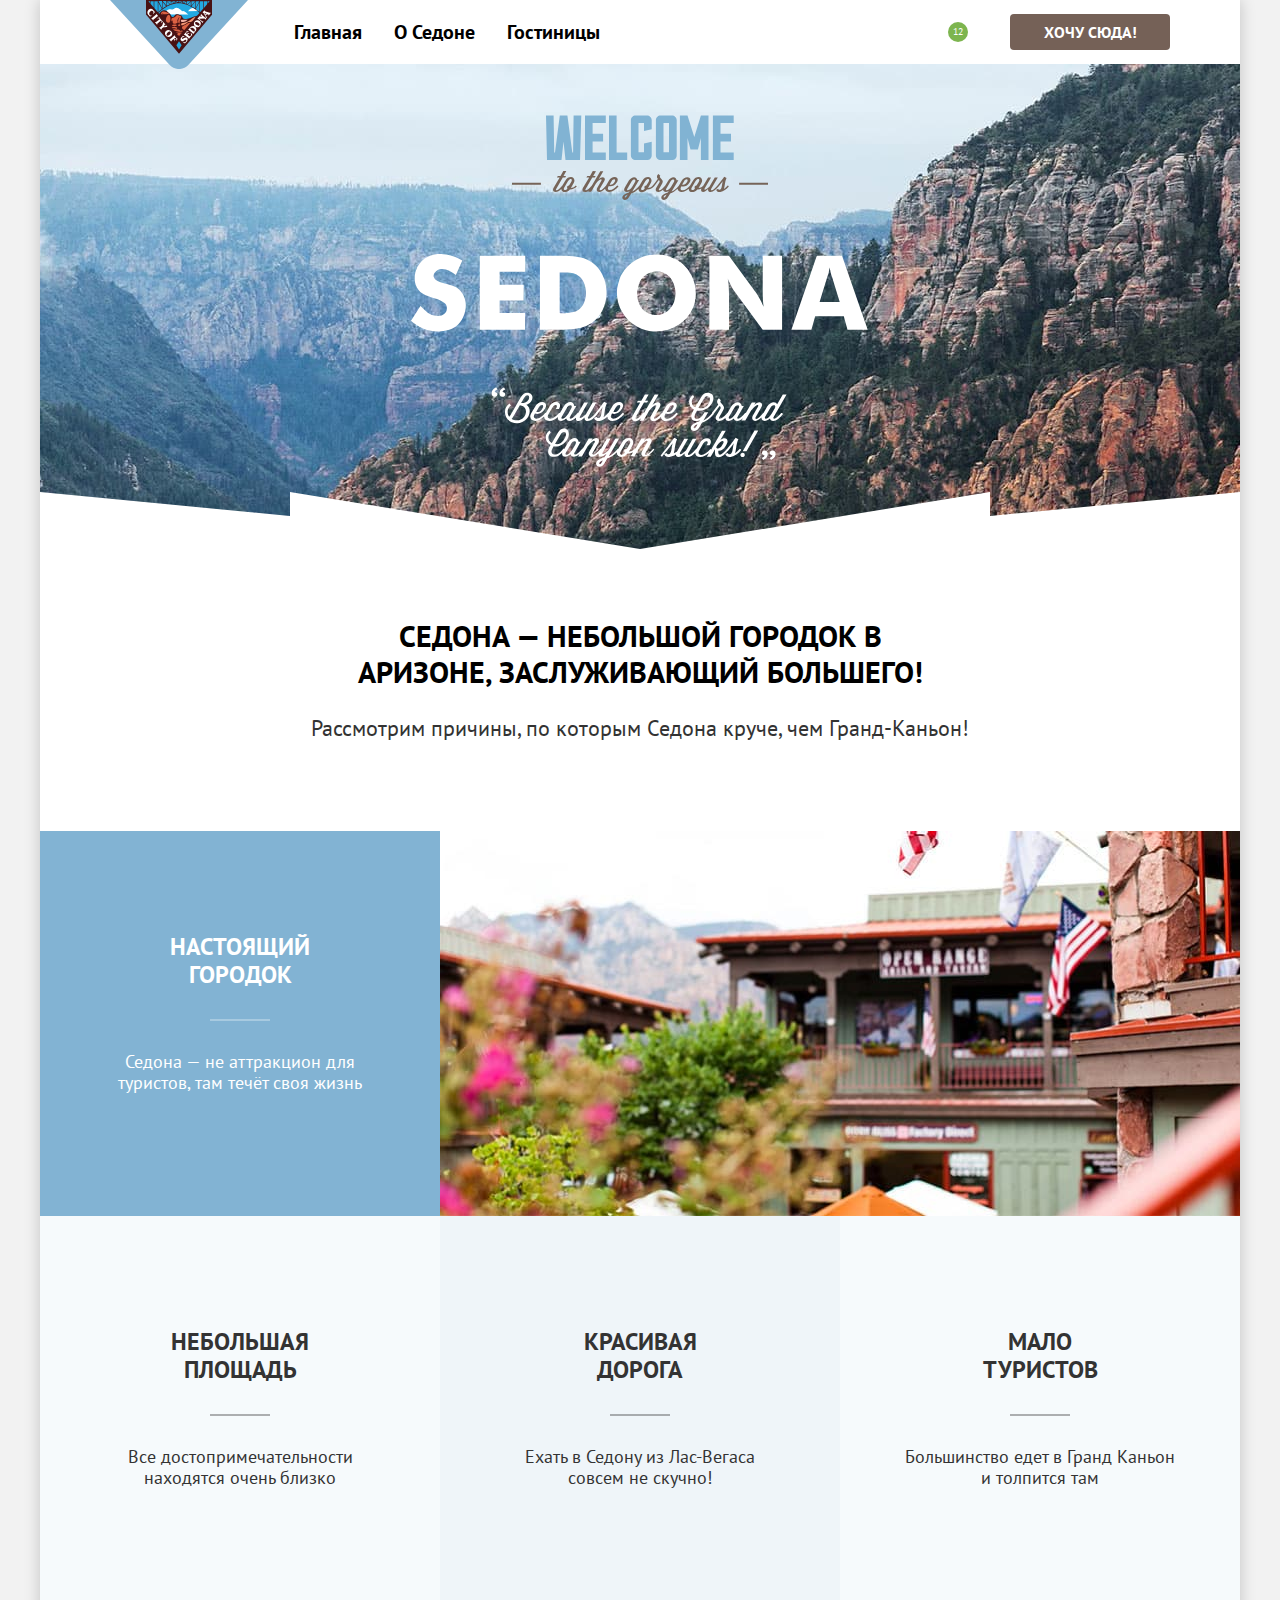
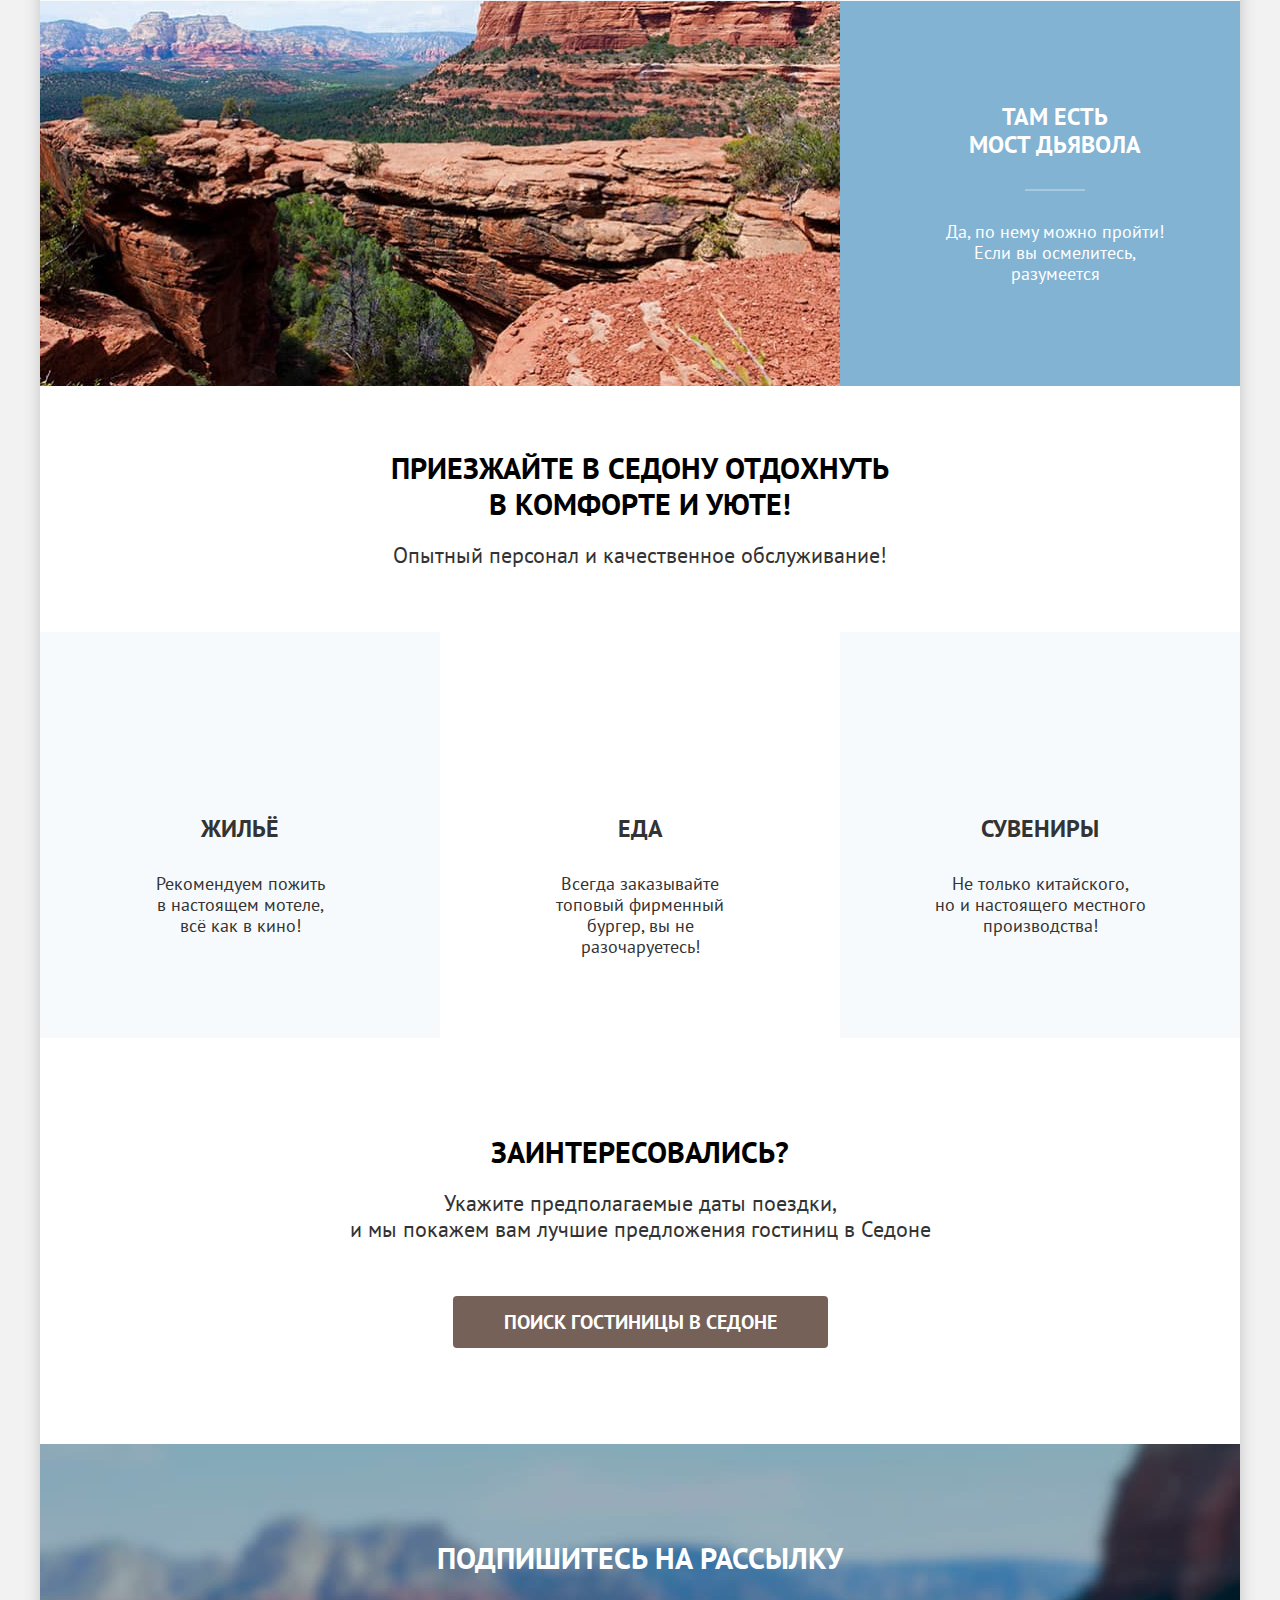
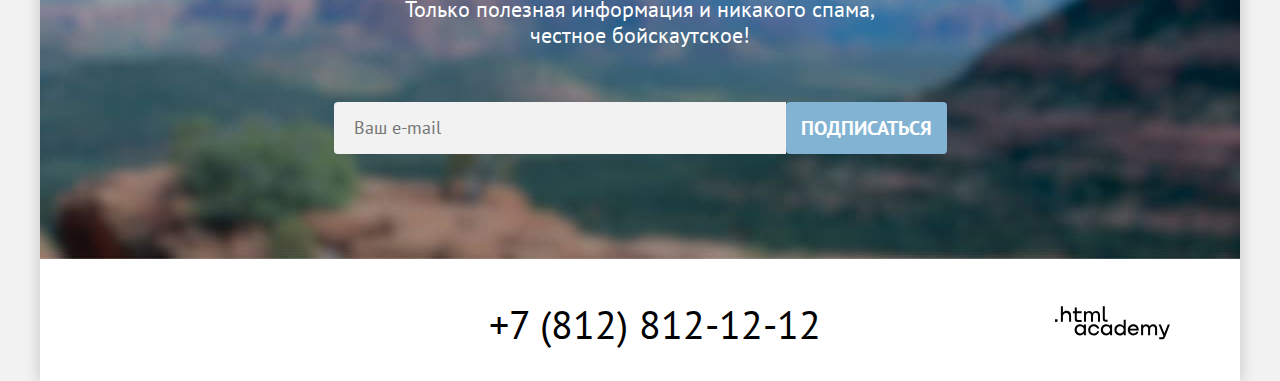
<file: index.html>
<!DOCTYPE html>
<html lang="ru">

  <head>
    <meta charset="utf-8">
    <title>HTML Academy: Седона</title>
    <link rel="stylesheet" href="styles/styles.css">
  </head>

  <body>
    <div class="container">
      <header class="page-header" data-test="header">
        <a class="navigation-link-logo" aria-current="page">
          <img class="navigation-link-img" src="images/logo.svg" width="138" height="64" alt="Логотип города Седона">
        </a>
        <nav class="navigation-menu">
          <ul class="navigation-list list-reset">
            <li class="navigation-item">
              <a class="navigation-link navigation-link-current">
                Главная
              </a>
            </li>
            <li class="navigation-item">
              <a class="navigation-link" href="#">
                О Седоне
              </a>
            </li>
            <li class="navigation-item">
              <a class="navigation-link" href="catalog.html">
                Гостиницы
              </a>
            </li>
          </ul>
        </nav>
        <ul class="user-navigation list-reset">
          <li class="user-navigation-item">
            <a class="user-navigation-link" href="#">
              <span class="visually-hidden">Поиск</span>
            </a>
          </li>
          <li class=" user-navigation-item">
            <a class="user-navigation-link" href="#">
              <span class="visually-hidden">В избранном</span>
              <span class="number-of-favorite">12</span>
              <span class="visually-hidden">отелей</span>
            </a>
          </li>
        </ul>
        <a class="user-navigation-link navigation-button" href="#">
          Хочу сюда!
        </a>
      </header>
      <main class="main-index main-container" data-test="main">
        <section class="hero" data-test="hero">
          <h1 class="visually-hidden">Сайт городка Седона</h1>
          <figure class="hero-figure">
            <img class="hero-img" src="images/welcome.svg" width="458" height="352"
              alt="Welcome to the gorgeous Sedona, because the Grand Canyon sucks!">
          </figure>
        </section>
        <section class="advantages" data-test="advantages">
          <h2 class="visually-hidden">
            Преимущества
          </h2>
          <p class="advantages-title">Седона — небольшой городок в Аризоне, заслуживающий большего!</p>
          <p class="advantages-text">Рассмотрим причины, по которым Седона круче, чем Гранд-Каньон!</p>
          <ul class="advantages-list list-reset">
            <li class="advantages-item advantages-item-medium advantages-big">
              <div class="advantages-item-wrap">
                <h3 class="advantages-item-title">Настоящий городок</h3>
                <p class="advantages-description">Седона — не аттракцион для туристов, там течёт своя жизнь</p>
              </div>
              <img src="images/advantages-photo-1.jpg" width="800" height="385" alt="Вид на горы">
            </li>
            <li class="advantages-item advantages-item-light">
              <div class="advantages-item-wrap">
                <h3 class="advantages-item-title">Небольшая площадь</h3>
                <p class="advantages-description">Все достопримечательности находятся очень близко</p>
              </div>
            </li>
            <li class="advantages-item">
              <div class="advantages-item-wrap">
                <h3 class="advantages-item-title">Красивая дорога</h3>
                <p class="advantages-description">Ехать в Седону из Лас-Вегаса совсем не скучно!</p>
              </div>
            </li>
            <li class="advantages-item advantages-item-light">
              <div class="advantages-item-wrap">
                <h3 class="advantages-item-title">Мало туристов</h3>
                <p class="advantages-description">Большинство едет в Гранд Каньон и толпится там</p>
              </div>
            </li>
            <li class="advantages-item advantages-item-medium advantages-reverse advantages-big">
              <div class="advantages-item-wrap">
                <h3 class="advantages-item-title">Там есть мост дьявола</h3>
                <p class="advantages-description">Да, по нему можно пройти! Если вы осмелитесь, разумеется</p>
              </div>
              <img src="images/advantages-photo-2.jpg" width="800" height="385" alt="Мост дьявола">
            </li>
          </ul>
        </section>
        <section class="services">
          <h2 class="visually-hidden">Сервис в Седоне</h2>
          <p class="services-title">Приезжайте в Седону отдохнуть <br>в комфорте и уюте!</p>
          <p class="services-text">Опытный персонал и качественное обслуживание!</p>
          <ul class="services-list list-reset">
            <li class="services-item item-light">
              <h3 class="services-item-title">
                Жильё
              </h3>
              <p class="services-description">Рекомендуем пожить <br>в настоящем мотеле, <br>всё как в кино!</p>
            </li>
            <li class="services-item">
              <h3 class="services-item-title">
                Еда
              </h3>
              <p class="services-description">Всегда заказывайте <br>топовый фирменный бургер, вы не разочаруетесь!
              </p>
            </li>
            <li class="services-item item-light">
              <h3 class="services-item-title">
                Сувениры
              </h3>
              <p class="services-description">Не только китайского, <br>но и настоящего местного производства!</p>
            </li>
          </ul>
        </section>
        <section class="booking" data-test="search">
          <h2 class="visually-hidden">Бронирование гостиницы</h2>
          <p class="booking-title">Заинтересовались?</p>
          <p class="booking-text">Укажите предполагаемые даты поездки,<br>и мы покажем вам лучшие предложения гостиниц в
            Седоне</p>
          <a class="booking-link" href="catalog.html">Поиск гостиницы в Седоне</a>
        </section>
        <section class="subscribe" data-test="subscribe">
          <h2 class="subscribe-title">Подпишитесь на рассылку</h2>
          <p class="subscribe-description">Только полезная информация и никакого спама, честное бойскаутское!</p>
          <form class="subscribe-form" action="https://echo.htmlacademy.ru/" method="post">
            <label class="visually-hidden" for="subscribe-email">Укажите ваш email</label>
            <input class="subscribe-email" type="email" name="subscribe-email" id="subscribe-email"
              placeholder="Ваш e-mail" required>
            <button class="button" type="submit">Подписаться</button>
          </form>
        </section>
      </main>
      <footer class="page-footer" data-test="footer">
        <h2 class="visually-hidden">Социальные сети</h2>
        <ul class="social-list list-reset">
          <li class="social-item">
            <a class="social-link" href="https://vk.com/htmlacademy">
              <span class="visually-hidden">ВКонтакте</span>
            </a>
          </li>
          <li class="social-item">
            <a class="social-link" href="https://t.me/htmlacademy ">
              <span class="visually-hidden">Телеграм</span>
            </a>
          </li>
          <li class="social-item">
            <a class="social-link" href="https://www.youtube.com/user/htmlacademyru">
              <span class="visually-hidden">Ютуб</span>
            </a>
          </li>
        </ul>
        <a class="contact-phone" href="tel:+78128121212">+7 (812) 812-12-12</a>
        <a class="developer-link" href="https://htmlacademy.ru/">
          <svg width="115" height="34" viewBox="0 0 115 34" fill="none" xmlns="http://www.w3.org/2000/svg">
            <path d="M0 13.2564V15.8564H2.5V13.2564H0Z" fill="black" />
            <path
              d="M11.6 4.85645C10 4.85645 8.8 5.55645 8 6.55645H7.9V0.356445H5.9V15.8564H7.9V10.5564C7.9 8.45645 9.2 6.95645 11.2 6.95645C13 6.95645 14.1 8.35645 14.1 10.1564V15.8564H16.1V9.75644C16.2 6.75644 14.3 4.85645 11.6 4.85645Z"
              fill="black" />
            <path
              d="M26.6 5.15645H21.8V1.45645H19.8V5.25645H17.9V7.25645H19.8V13.2564C19.8 14.9564 20.8 15.9564 22.5 15.9564H26.6V13.9564H22.9C22.2 13.9564 21.8 13.5564 21.8 12.8564V7.15645H26.6V5.15645Z"
              fill="black" />
            <path
              d="M41.1 4.95645C39.5 4.95645 38.2 5.75644 37.6 7.05645H37.5C36.9 5.85645 35.7 4.95645 34.1 4.95645C32.7 4.95645 31.6 5.75645 31 6.75645H30.9V5.15645H29V15.7564H31V10.3564C31 8.35645 32 6.85645 33.6 6.85645C35.1 6.85645 36 7.85645 36 9.45645V15.7564H38V10.1564C38 7.75645 39.4 6.85645 40.6 6.85645C42.1 6.85645 43 7.85645 43 9.45645V15.7564H45V9.25644C45.1 6.75644 43.6 4.95645 41.1 4.95645Z"
              fill="black" />
            <path
              d="M47.8 13.0564C47.8 14.7564 48.8 15.7564 50.6 15.7564H52.6V13.7564H50.9C50.2 13.7564 49.8 13.3564 49.8 12.6564V0.356445H47.8V13.0564Z"
              fill="black" />
            <path
              d="M28.9 20.0564C28 18.9564 26.7 18.2564 25 18.2564C21.9 18.2564 19.6 20.5564 19.6 23.8564C19.6 27.1564 21.9 29.4564 25 29.4564C26.8 29.4564 28 28.6564 28.8 27.5564H28.9V29.1564H30.9V18.5564H28.9V20.0564ZM25.3 27.4564C23.1 27.4564 21.7 25.8564 21.7 23.8564C21.7 21.8564 23.1 20.2564 25.3 20.2564C27.5 20.2564 28.9 21.8564 28.9 23.8564C28.9 25.7564 27.5 27.4564 25.3 27.4564Z"
              fill="black" />
            <path
              d="M44.2 22.3564C43.7 19.9564 41.6 18.2564 38.8 18.2564C35.4 18.2564 33.2 20.7564 33.2 23.8564C33.2 26.9564 35.4 29.4564 38.8 29.4564C41.6 29.4564 43.7 27.6564 44.2 25.2564H42.1C41.7 26.5564 40.4 27.5564 38.8 27.5564C36.6 27.5564 35.2 25.9564 35.2 23.9564C35.2 21.9564 36.6 20.3564 38.8 20.3564C40.4 20.3564 41.6 21.3564 42.1 22.5564H44.2V22.3564Z"
              fill="black" />
            <path
              d="M55.1 20.0564C54.2 18.9564 52.9 18.2564 51.2 18.2564C48.1 18.2564 45.8 20.5564 45.8 23.8564C45.8 27.1564 48.1 29.4564 51.2 29.4564C53 29.4564 54.2 28.6564 55 27.5564H55.1V29.1564H57.1V18.5564H55.1V20.0564ZM51.5 27.4564C49.3 27.4564 47.9 25.8564 47.9 23.8564C47.9 21.8564 49.3 20.2564 51.5 20.2564C53.7 20.2564 55.1 21.8564 55.1 23.8564C55.1 25.7564 53.6 27.4564 51.5 27.4564Z"
              fill="black" />
            <path
              d="M68.7 20.1564C67.8 19.0564 66.5 18.2564 64.8 18.2564C61.7 18.2564 59.4 20.5564 59.4 23.8564C59.4 27.1564 61.6 29.4564 64.8 29.4564C66.5 29.4564 67.8 28.6564 68.6 27.6564H68.7V29.1564H70.7V13.7564H68.7V20.1564ZM65.1 27.4564C62.9 27.4564 61.5 25.8564 61.5 23.8564C61.5 21.8564 62.9 20.2564 65.1 20.2564C67.3 20.2564 68.7 21.8564 68.7 23.8564C68.6 25.8564 67.2 27.4564 65.1 27.4564Z"
              fill="black" />
            <path
              d="M78.3 18.2564C75 18.2564 72.8 20.7564 72.8 23.8564C72.8 26.8564 74.9 29.4564 78.3 29.4564C80.8 29.4564 82.8 28.1564 83.5 25.8564H81.4C80.9 26.8564 79.8 27.4564 78.4 27.4564C76.5 27.4564 75.1 26.1564 75 24.5564H83.8C84 20.9564 81.8 18.2564 78.3 18.2564ZM78.3 20.1564C80 20.1564 81.3 21.1564 81.6 22.7564H75.1C75.4 21.2564 76.6 20.1564 78.3 20.1564Z"
              fill="black" />
            <path
              d="M98.2 18.2564C96.6 18.2564 95.3 19.0564 94.6 20.2564H94.5C93.9 19.0564 92.7 18.2564 91.1 18.2564C89.7 18.2564 88.6 18.9564 88 20.0564V18.5564H86.1V29.1564H88.1V23.7564C88.1 21.7564 89.1 20.3564 90.7 20.2564C92.2 20.2564 93.1 21.2564 93.1 22.8564V29.1564H95.1V23.5564C95.1 21.1564 96.5 20.2564 97.7 20.2564C99.2 20.2564 100.1 21.2564 100.1 22.8564V29.1564H102.1V22.6564C102.2 20.0564 100.7 18.2564 98.2 18.2564Z"
              fill="black" />
            <path
              d="M109.4 27.3564L105.8 18.4564H103.6L108.4 30.0564C108.1 30.9564 107.7 31.2564 106.7 31.2564H104.2V33.2564H106.7C108.5 33.2564 109.5 32.4564 110.2 30.6564L114.9 18.4564H112.8L109.4 27.3564Z"
              fill="black" />
          </svg>
        </a>
      </footer>
    </div>
  </body>

</html>
</file>
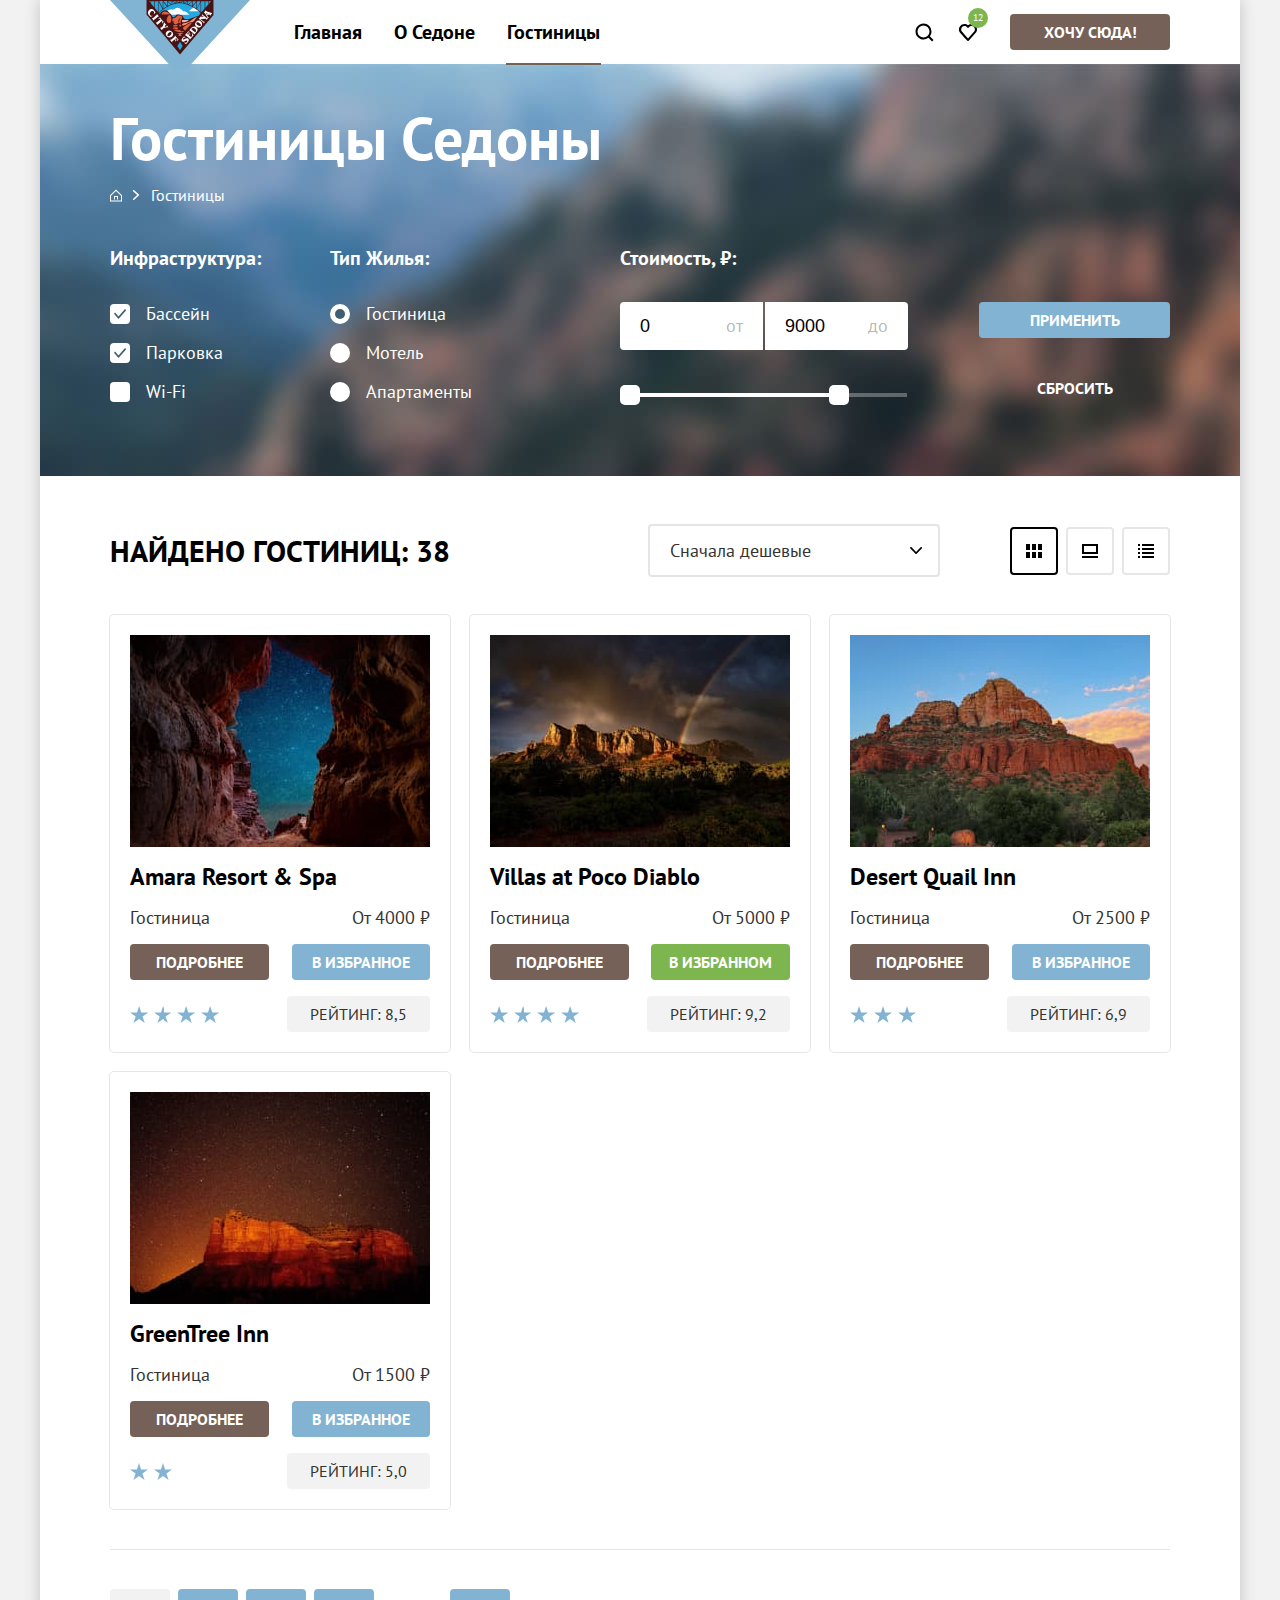
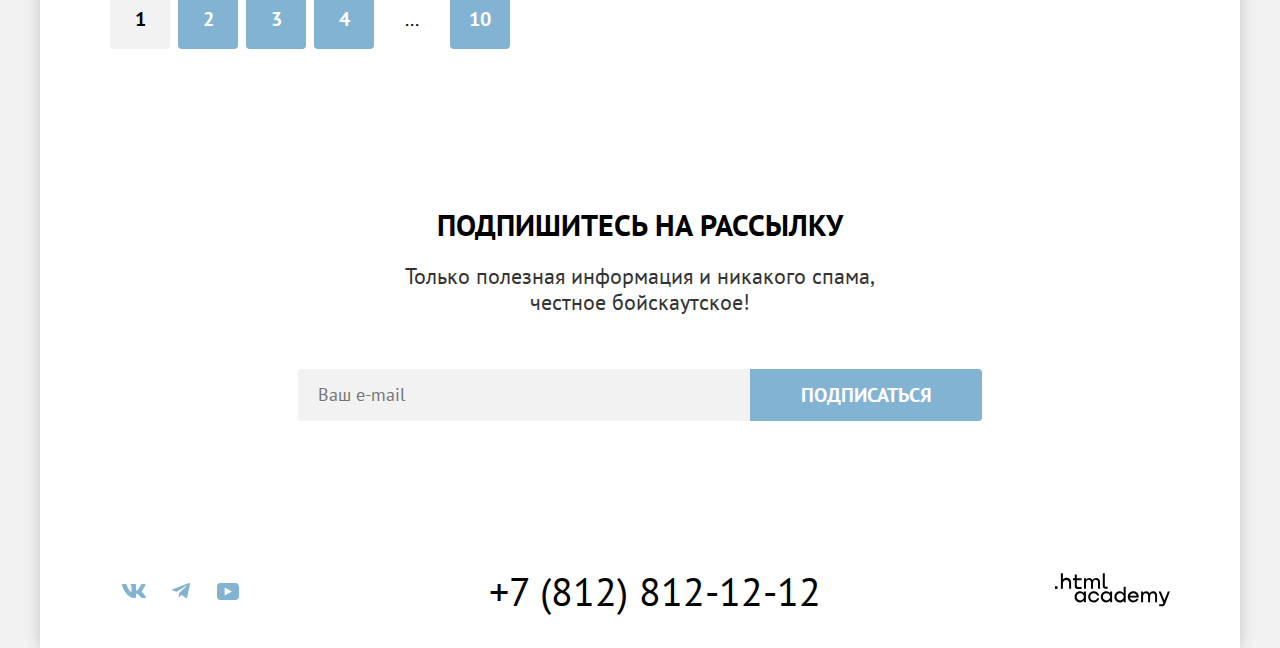
<file: catalog.html>
<!DOCTYPE html>
<html lang="ru">

  <head>
    <meta charset="UTF-8">
    <title>Каталог гостиниц городка Седона</title>
    <link rel="stylesheet" href="styles/styles.css">
    <link rel="icon" href="favicon.ico">
    <link rel="icon" type="image/png" sizes="32x32" href="images/favicon.png">
  </head>

  <body>
    <div class="container">
      <header class="catalog-header" data-test="header">
        <a class="navigation-link-logo" aria-current="page" href="index.html">
          <img class="navigation-link-img" src="images/logo.svg" width="140" height="70" alt="Логотип города Седона.">
        </a>
        <nav class="navigation-menu">
          <ul class="navigation-list list-reset">
            <li class="navigation-item">
              <a class="navigation-link" href="index.html">
                Главная
              </a>
            </li>
            <li class="navigation-item">
              <a class="navigation-link" href="#">
                О Седоне
              </a>
            </li>
            <li class="navigation-item">
              <a class="navigation-link navigation-link-current" aria-current="page">
                Гостиницы
              </a>
            </li>
          </ul>
        </nav>
        <ul class="user-navigation list-reset">
          <li class="user-navigation-item">
            <a class="user-navigation-link search-link" href="#">
              <span class="visually-hidden">Поиск</span>
            </a>
          </li>
          <li class=" user-navigation-item">
            <a class="user-navigation-link favorite-list" href="#">
              <span class="visually-hidden">В избранном</span>
              <span class="number-of-favorite">12</span>
              <span class="visually-hidden">отелей</span>
            </a>
          </li>
        </ul>
        <a class="user-navigation-link navigation-button" href="#">
          Хочу сюда!
        </a>
      </header>
      <main class="main-catalog" data-test="main">
        <header class="main-catalog-header">
          <h1 class="catalog-header-title">Гостиницы Седоны</h1>
          <ul class="breadcrumbs list-reset">
            <li class="breadcrumb">
              <a class="breadcrumb-link" href="index.html"><span class="visually-hidden">Главная</span></a>
            </li>
            <li class="breadcrumb">
              <a class="breadcrumb-link current-link" aria-current="page">Гостиницы</a>
            </li>
          </ul>
          <div class="catalog-products" data-test="filter">
            <h2 class="visually-hidden">Фильтр гостиниц</h2>
            <form class="catalog-filter" action="https://echo.htmlacademy.ru/" method="get">
              <fieldset class="catalog-filter-group">
                <legend class="catalog-filter-title">Инфраструктура:</legend>
                <ul class="catalog-filter-list list-reset">
                  <li class="catalog-filter-item">
                    <label class="controls" for="pool">
                      <input class="visually-hidden control-input" type="checkbox" name="pool" id="pool" checked>
                      <span class="control-mark"></span>
                      <span class="control-label">Бассейн</span>
                    </label>
                  </li>
                  <li class="catalog-filter-item">
                    <label class="controls" for="parking">
                      <input class="visually-hidden control-input" type="checkbox" name="parking" id="parking" checked>
                      <span class="control-mark"></span>
                      <span class="control-label">Парковка</span>
                    </label>
                  </li>
                  <li class="catalog-filter-item">
                    <label class="controls" for="Wi-Fi">
                      <input class="visually-hidden control-input" type="checkbox" id="Wi-Fi" name="Wi-Fi">
                      <span class="control-mark"></span>
                      <span class="control-label">Wi-Fi</span>
                    </label>
                  </li>
                </ul>
              </fieldset>
              <fieldset class="catalog-filter-group">
                <legend class="catalog-filter-title">Тип жилья:</legend>
                <ul class="catalog-filter-list list-reset">
                  <li class="catalog-filter-item">
                    <label class="controls">
                      <input class="visually-hidden control-input" type="radio" name="product-group" value="hotel"
                        checked>
                      <span class="control-mark"></span>
                      <span class="control-label">Гостиница</span>
                    </label>
                  </li>
                  <li class="catalog-filter-item">
                    <label class="controls">
                      <input class="visually-hidden control-input" type="radio" name="product-group" value="motel">
                      <span class="control-mark"></span>
                      <span class="control-label">Мотель</span>
                    </label>
                  </li>
                  <li class="catalog-filter-item">
                    <label class="controls">
                      <input class="visually-hidden control-input" type="radio" name="product-group" value="apartment">
                      <span class="control-mark"></span>
                      <span class="control-label">Апартаменты</span>
                    </label>
                  </li>
                </ul>
              </fieldset>
              <fieldset class="catalog-filter-group range-group">
                <legend class="catalog-filter-title">Стоимость, ₽:</legend>
                <div class="range">
                  <div class="range-wrapper-inputs">
                    <label class="catalog-filter-label min-price-label">
                      <input class="range-input min-price" type="text" value="0" name="min-price" placeholder="0">
                      <span class="visually-hidden">Минимальное значение</span>
                    </label>
                    <label class="catalog-filter-label max-price-label">
                      <input class="range-input max-price" type="text" value="9000" name="max-price" placeholder="9000">
                      <span class="visually-hidden">Максимальное значение</span>
                    </label>
                  </div>
                  <div class="range-scale">
                    <div class="range-bar">
                      <button class="range-toggle toggle-min" type="button">
                        <span class="visually-hidden">Изменить минимальную цену</span>
                      </button>
                      <button class="range-toggle toggle-max" type="button">
                        <span class="visually-hidden">Изменить максимальную цену</span>
                      </button>
                    </div>
                  </div>
                </div>
              </fieldset>
              <div class="catalog-buttons-wrap">
                <button class="filter-button active-filter-button button" type="submit">Применить</button>
                <button class="filter-button filter-button-reset button" type="reset">Сбросить</button>
              </div>
            </form>
          </div>
        </header>
        <section class="catalog" data-test="catalog">
          <div class="catalog-title-wrap">
            <h2 class="catalog-title">
              Найдено гостиниц: <span>38</span>
            </h2>
            <div class="select">
              <select class="select-control" aria-label="Сортировка.">
                <option class="option-value" value="cheap">Сначала дешевые</option>
                <option class="option-value" value="expensive">Сначала дорогие</option>
                <option class="option-value" value="popular">Сначала популярные</option>
              </select>
            </div>
            <ul class="list-reset catalog-view-list">
              <li>
                <a href="#" class="catalog-view-link catalog-view-selected grid-view">
                  <span class="visually-hidden">Показать карточки</span>
                </a>
              </li>
              <li>
                <a class="catalog-view-link cards-view" href="#">
                  <span class="visually-hidden">Показать по одной</span>
                </a>
              </li>
              <li>
                <a class="catalog-view-link list-view" href="#">
                  <span class="visually-hidden">Показать список</span>
                </a>
              </li>
            </ul>
          </div>
          <ul class="hotel-list list-reset">
            <li class="hotel-card">
              <a class="hotel-card-link" href="#" tabindex="-1">
                <img class="hotel-card-image" src="images/catalog/catalog-hotel-1.jpg" width="300" height="212"
                  alt="Звеёздное небо в горах.">
              </a>
              <h3 class="hotel-card-title">
                <a class="hotel-card-title-link" href="#">
                  Amara Resort & Spa
                </a>
              </h3>
              <div class="card-price-wrapper">
                <p class="hotel-card-description">Гостиница</p>
                <b class="hotel-card-price">От 4000 ₽</b>
              </div>
              <div class="hotel-button-wrapper">
                <a class="hotel-more-button button" href="#">Подробнее</a>
                <button class="favorite-hotel button" type="button">В избранное</button>
              </div>
              <div class="rating-wrapper">
                <div class="hotel-stars four-stars"></div>
                <p class="hotel-rating button">Рейтинг: 8,5</p>
              </div>
            </li>
            <li class="hotel-card">
              <a class="hotel-card-link" href="#" tabindex="-1">
                <img class="hotel-card-image" src="images/catalog/catalog-hotel-2.jpg" width="300" height="212"
                  alt="Радуга над горами.">
              </a>
              <h3 class="hotel-card-title">
                <a class="hotel-card-title-link" href="#">
                  Villas at Poco Diablo
                </a>
              </h3>
              <div class="card-price-wrapper">
                <p class="hotel-card-description">Гостиница</p>
                <b class="hotel-card-price">От 5000 ₽</b>
              </div>
              <div class="hotel-button-wrapper">
                <a class="hotel-more-button button" href="#">Подробнее</a>
                <button class="favorite-hotel button favorite-select" type="button">В избранном</button>
              </div>
              <div class="rating-wrapper">
                <div class="hotel-stars four-stars"></div>
                <p class="hotel-rating button">Рейтинг: 9,2</p>
              </div>
            </li>
            <li class="hotel-card">
              <a class="hotel-card-link" href="#" tabindex="-1">
                <img class="hotel-card-image" src="images/catalog/catalog-hotel-3.jpg" width="300" height="212"
                  alt="Рассвет в горах.">
              </a>
              <h3 class="hotel-card-title">
                <a class="hotel-card-title-link" href="#">
                  Desert Quail Inn
                </a>
              </h3>
              <div class="card-price-wrapper">
                <p class="hotel-card-description">Гостиница</p>
                <b class="hotel-card-price">От 2500 ₽</b>
              </div>
              <div class="hotel-button-wrapper">
                <a class="hotel-more-button button" href="#">Подробнее</a>
                <button class="favorite-hotel button" type="button">В избранное</button>
              </div>
              <div class="rating-wrapper">
                <div class="hotel-stars three-stars"></div>
                <p class="hotel-rating button">Рейтинг: 6,9</p>
              </div>
            </li>
            <li class="hotel-card">
              <a class="hotel-card-link" href="#" tabindex="-1">
                <img class="hotel-card-image" src="images/catalog/catalog-hotel-4.jpg" width="300" height="212"
                  alt="Закат и звёзды в горах.">
              </a>
              <h3 class="hotel-card-title">
                <a class="hotel-card-title-link" href="#">
                  GreenTree Inn
                </a>
              </h3>
              <div class="card-price-wrapper">
                <p class="hotel-card-description">Гостиница</p>
                <b class="hotel-card-price">От 1500 ₽</b>
              </div>
              <div class="hotel-button-wrapper">
                <a class="hotel-more-button button" href="#">Подробнее</a>
                <button class="favorite-hotel button" type="button">В избранное</button>
              </div>
              <div class="rating-wrapper">
                <div class="hotel-stars two-stars"></div>
                <p class="hotel-rating button">Рейтинг: 5,0</p>
              </div>
            </li>
          </ul>
          <ul class="pagination list-reset">
            <li class="pagination-item">
              <a class="pagination-link pagination-link-current" aria-current="page">1</a>
            </li>
            <li class="pagination-item">
              <a class="pagination-link" href="#">2</a>
            </li>
            <li class="pagination-item">
              <a class="pagination-link" href="#">3</a>
            </li>
            <li class="pagination-item">
              <a class="pagination-link" href="#">4</a>
            </li>
            <li class="pagination-item">
              <a class="pagination-more" href="#">...</a>
            </li>
            <li class="pagination-item">
              <a class="pagination-link" href="#">10</a>
            </li>
          </ul>
        </section>
        <section class="subscribe subscribe-catalog" data-test="subscribe">
          <h2 class="subscribe-catalog-title">Подпишитесь на рассылку</h2>
          <p class="subscribe-catalog-description">Только полезная информация и никакого спама, честное
            бойскаутское!
          </p>
          <form class="subscribe-form" action="https://echo.htmlacademy.ru/" method="post">
            <label for="subscribe-email" class="visually-hidden">Введите
              email</label>
            <input class="subscribe-email" type="email" name="subscribe-email" id="subscribe-email"
              placeholder="Ваш e-mail" required>
            <button class="subscribe-button button" type="submit">Подписаться</button>
          </form>
        </section>
      </main>
      <footer class="page-footer" data-test="footer">
        <h2 class="visually-hidden">Социальные сети</h2>
        <ul class="social-list list-reset">
          <li class="social-item">
            <a class="social-link" href="https://vk.com/htmlacademy">
              <span class="visually-hidden">ВКонтакте</span>
              <svg class="social-icon" aria-hidden="true" focusable="false" width="24" height="14" viewBox="0 0 24 14"
                fill="none" xmlns="http://www.w3.org/2000/svg">
                <path fill-rule="evenodd" clip-rule="evenodd"
                  d="M23.45 0.948C23.616 0.402 23.45 0 22.655 0H20.03C19.362 0 19.054 0.347 18.887 0.73C18.887 0.73 17.552 3.926 15.661 6.002C15.049 6.604 14.771 6.795 14.437 6.795C14.27 6.795 14.019 6.604 14.019 6.057V0.948C14.019 0.292 13.835 0 13.279 0H9.151C8.734 0 8.483 0.304 8.483 0.593C8.483 1.214 9.429 1.358 9.526 3.106V6.904C9.526 7.737 9.373 7.888 9.039 7.888C8.149 7.888 5.984 4.677 4.699 1.003C4.45 0.288 4.198 0 3.527 0H0.9C0.15 0 0 0.347 0 0.73C0 1.412 0.89 4.8 4.145 9.281C6.315 12.341 9.37 14 12.153 14C13.822 14 14.028 13.632 14.028 12.997V10.684C14.028 9.947 14.186 9.8 14.715 9.8C15.105 9.8 15.772 9.992 17.33 11.467C19.11 13.216 19.403 14 20.405 14H23.03C23.78 14 24.156 13.632 23.94 12.904C23.702 12.18 22.852 11.129 21.725 9.882C21.113 9.172 20.195 8.407 19.916 8.024C19.527 7.533 19.638 7.314 19.916 6.877C19.916 6.877 23.116 2.451 23.449 0.948H23.45Z" />
              </svg>
            </a>
          </li>
          <li class="social-item">
            <a class="social-link" href="https://t.me/htmlacademy ">
              <span class="visually-hidden">Телеграм</span>
              <svg class="social-icon" aria-hidden="true" focusable="false" width="18" height="16" viewBox="0 0 18 16"
                fill="none" xmlns="http://www.w3.org/2000/svg">
                <path
                  d="M16.785 0.0992597L0.840489 6.24776C-0.247661 6.68481 -0.241365 7.29184 0.640845 7.56253L4.73445 8.83953L14.2058 2.8637C14.6537 2.59121 15.0629 2.7378 14.7265 3.03636L7.05283 9.96185H7.05103L7.05283 9.96275L6.77045 14.1823C7.18413 14.1823 7.36669 13.9925 7.59871 13.7686L9.58705 11.8351L13.7229 14.89C14.4855 15.31 15.0332 15.0941 15.2229 14.1841L17.9379 1.38885C18.2158 0.274623 17.5126 -0.229883 16.785 0.0992597Z" />
              </svg>

            </a>
          </li>
          <li class="social-item">
            <a class="social-link" href="https://www.youtube.com/user/htmlacademyru">
              <span class="visually-hidden">Ютуб</span>
              <svg class="social-icon" aria-hidden="true" focusable="false" width="22" height="17" viewBox="0 0 22 17"
                fill="none" xmlns="http://www.w3.org/2000/svg">
                <path
                  d="M18.607 0H3.17413C1.31343 0 0 1.59375 0 3.4V13.4937C0 15.4062 1.31343 17 3.17413 17H18.8259C20.4677 17 22 15.4062 22 13.6V3.4C21.7811 1.59375 20.4677 0 18.607 0ZM7.66169 12.5375V4.4625L14.995 8.5L7.66169 12.5375Z" />
              </svg>

            </a>
          </li>
        </ul>
        <a class="contact-phone" href="tel:+78128121212">+7 (812) 812-12-12</a>
        <a class="developer-link" href="https://htmlacademy.ru/">
          <svg class="developer-icon" role="img" aria-label="логотип разработчика HTML Academy." width="115" height="34"
            viewBox="0 0 115 34" fill="none" xmlns="http://www.w3.org/2000/svg">
            <path d="M0 13.2564V15.8564H2.5V13.2564H0Z" />
            <path
              d="M11.6 4.85645C10 4.85645 8.8 5.55645 8 6.55645H7.9V0.356445H5.9V15.8564H7.9V10.5564C7.9 8.45645 9.2 6.95645 11.2 6.95645C13 6.95645 14.1 8.35645 14.1 10.1564V15.8564H16.1V9.75644C16.2 6.75644 14.3 4.85645 11.6 4.85645Z" />
            <path
              d="M26.6 5.15645H21.8V1.45645H19.8V5.25645H17.9V7.25645H19.8V13.2564C19.8 14.9564 20.8 15.9564 22.5 15.9564H26.6V13.9564H22.9C22.2 13.9564 21.8 13.5564 21.8 12.8564V7.15645H26.6V5.15645Z" />
            <path
              d="M41.1 4.95645C39.5 4.95645 38.2 5.75644 37.6 7.05645H37.5C36.9 5.85645 35.7 4.95645 34.1 4.95645C32.7 4.95645 31.6 5.75645 31 6.75645H30.9V5.15645H29V15.7564H31V10.3564C31 8.35645 32 6.85645 33.6 6.85645C35.1 6.85645 36 7.85645 36 9.45645V15.7564H38V10.1564C38 7.75645 39.4 6.85645 40.6 6.85645C42.1 6.85645 43 7.85645 43 9.45645V15.7564H45V9.25644C45.1 6.75644 43.6 4.95645 41.1 4.95645Z" />
            <path
              d="M47.8 13.0564C47.8 14.7564 48.8 15.7564 50.6 15.7564H52.6V13.7564H50.9C50.2 13.7564 49.8 13.3564 49.8 12.6564V0.356445H47.8V13.0564Z" />
            <path
              d="M28.9 20.0564C28 18.9564 26.7 18.2564 25 18.2564C21.9 18.2564 19.6 20.5564 19.6 23.8564C19.6 27.1564 21.9 29.4564 25 29.4564C26.8 29.4564 28 28.6564 28.8 27.5564H28.9V29.1564H30.9V18.5564H28.9V20.0564ZM25.3 27.4564C23.1 27.4564 21.7 25.8564 21.7 23.8564C21.7 21.8564 23.1 20.2564 25.3 20.2564C27.5 20.2564 28.9 21.8564 28.9 23.8564C28.9 25.7564 27.5 27.4564 25.3 27.4564Z" />
            <path
              d="M44.2 22.3564C43.7 19.9564 41.6 18.2564 38.8 18.2564C35.4 18.2564 33.2 20.7564 33.2 23.8564C33.2 26.9564 35.4 29.4564 38.8 29.4564C41.6 29.4564 43.7 27.6564 44.2 25.2564H42.1C41.7 26.5564 40.4 27.5564 38.8 27.5564C36.6 27.5564 35.2 25.9564 35.2 23.9564C35.2 21.9564 36.6 20.3564 38.8 20.3564C40.4 20.3564 41.6 21.3564 42.1 22.5564H44.2V22.3564Z" />
            <path
              d="M55.1 20.0564C54.2 18.9564 52.9 18.2564 51.2 18.2564C48.1 18.2564 45.8 20.5564 45.8 23.8564C45.8 27.1564 48.1 29.4564 51.2 29.4564C53 29.4564 54.2 28.6564 55 27.5564H55.1V29.1564H57.1V18.5564H55.1V20.0564ZM51.5 27.4564C49.3 27.4564 47.9 25.8564 47.9 23.8564C47.9 21.8564 49.3 20.2564 51.5 20.2564C53.7 20.2564 55.1 21.8564 55.1 23.8564C55.1 25.7564 53.6 27.4564 51.5 27.4564Z" />
            <path
              d="M68.7 20.1564C67.8 19.0564 66.5 18.2564 64.8 18.2564C61.7 18.2564 59.4 20.5564 59.4 23.8564C59.4 27.1564 61.6 29.4564 64.8 29.4564C66.5 29.4564 67.8 28.6564 68.6 27.6564H68.7V29.1564H70.7V13.7564H68.7V20.1564ZM65.1 27.4564C62.9 27.4564 61.5 25.8564 61.5 23.8564C61.5 21.8564 62.9 20.2564 65.1 20.2564C67.3 20.2564 68.7 21.8564 68.7 23.8564C68.6 25.8564 67.2 27.4564 65.1 27.4564Z" />
            <path
              d="M78.3 18.2564C75 18.2564 72.8 20.7564 72.8 23.8564C72.8 26.8564 74.9 29.4564 78.3 29.4564C80.8 29.4564 82.8 28.1564 83.5 25.8564H81.4C80.9 26.8564 79.8 27.4564 78.4 27.4564C76.5 27.4564 75.1 26.1564 75 24.5564H83.8C84 20.9564 81.8 18.2564 78.3 18.2564ZM78.3 20.1564C80 20.1564 81.3 21.1564 81.6 22.7564H75.1C75.4 21.2564 76.6 20.1564 78.3 20.1564Z" />
            <path
              d="M98.2 18.2564C96.6 18.2564 95.3 19.0564 94.6 20.2564H94.5C93.9 19.0564 92.7 18.2564 91.1 18.2564C89.7 18.2564 88.6 18.9564 88 20.0564V18.5564H86.1V29.1564H88.1V23.7564C88.1 21.7564 89.1 20.3564 90.7 20.2564C92.2 20.2564 93.1 21.2564 93.1 22.8564V29.1564H95.1V23.5564C95.1 21.1564 96.5 20.2564 97.7 20.2564C99.2 20.2564 100.1 21.2564 100.1 22.8564V29.1564H102.1V22.6564C102.2 20.0564 100.7 18.2564 98.2 18.2564Z" />
            <path
              d="M109.4 27.3564L105.8 18.4564H103.6L108.4 30.0564C108.1 30.9564 107.7 31.2564 106.7 31.2564H104.2V33.2564H106.7C108.5 33.2564 109.5 32.4564 110.2 30.6564L114.9 18.4564H112.8L109.4 27.3564Z" />
          </svg>
        </a>
      </footer>
    </div>
  </body>

</html>
</file>
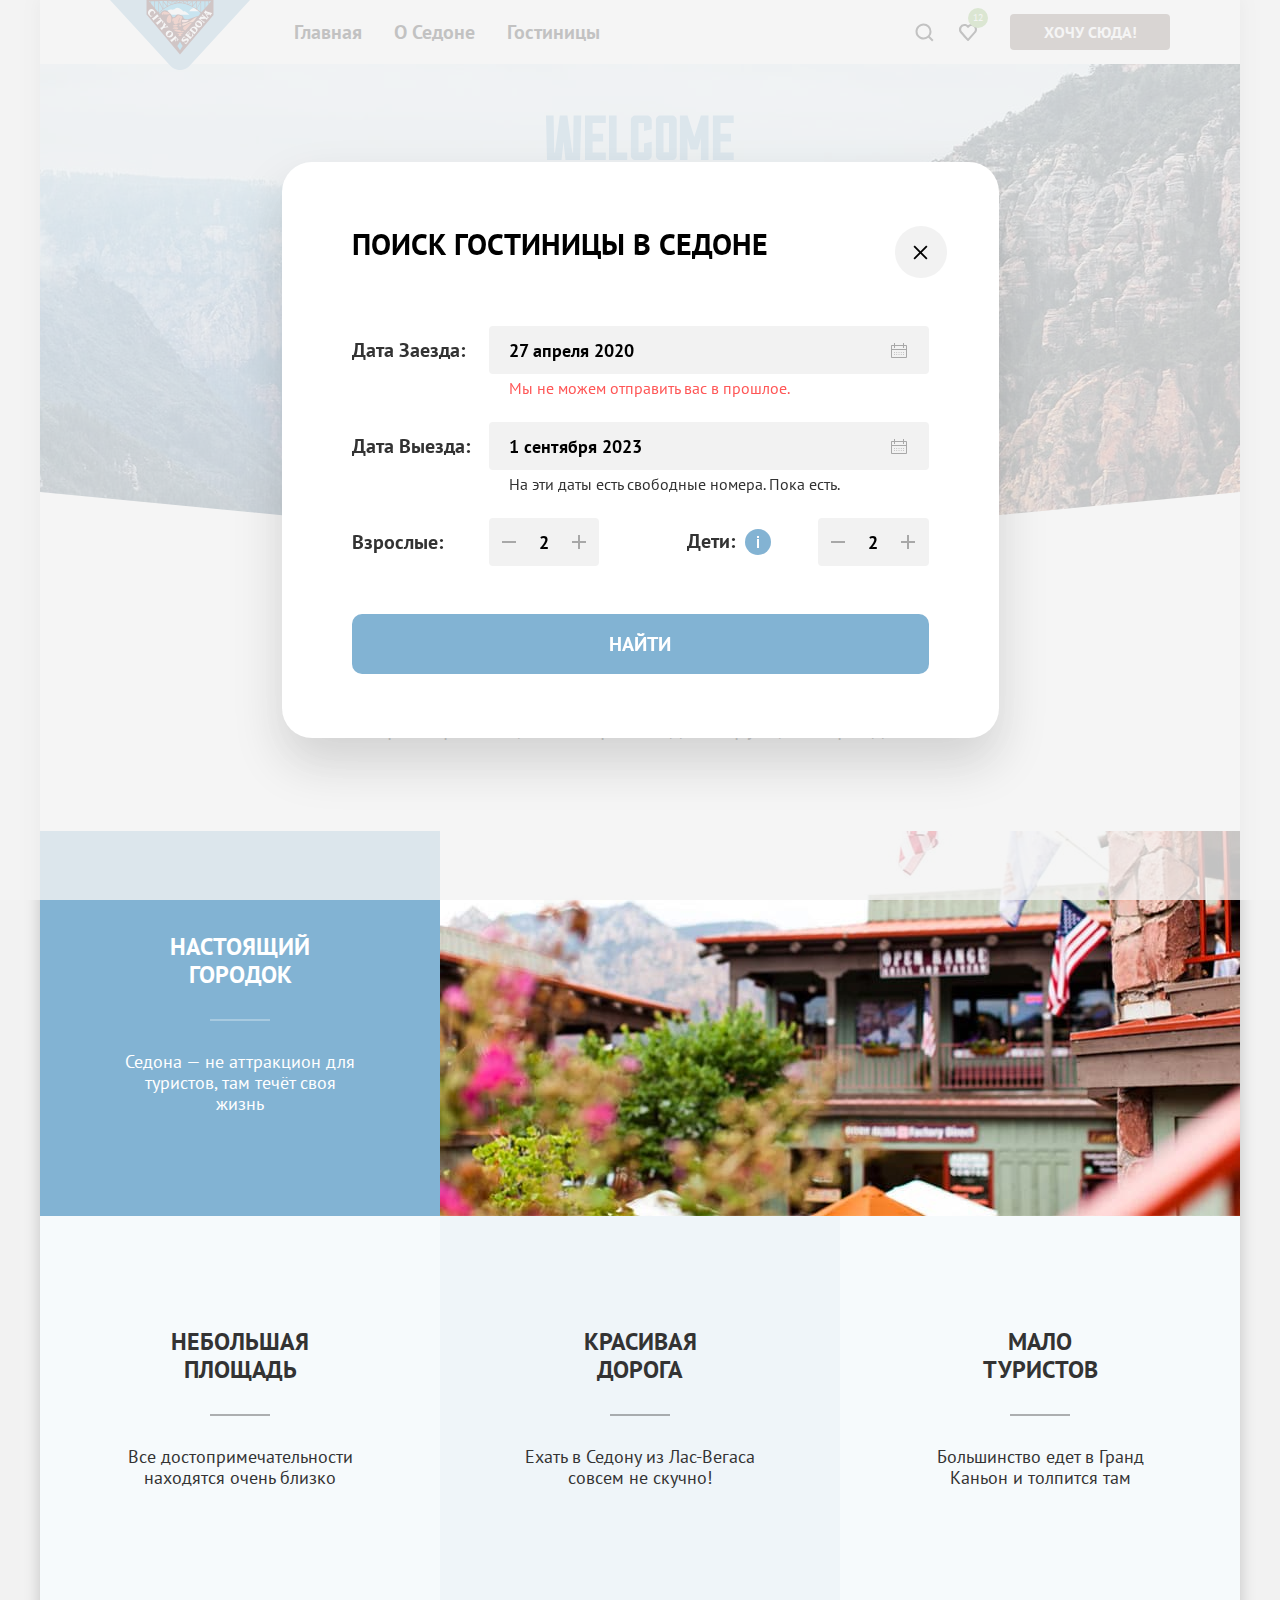
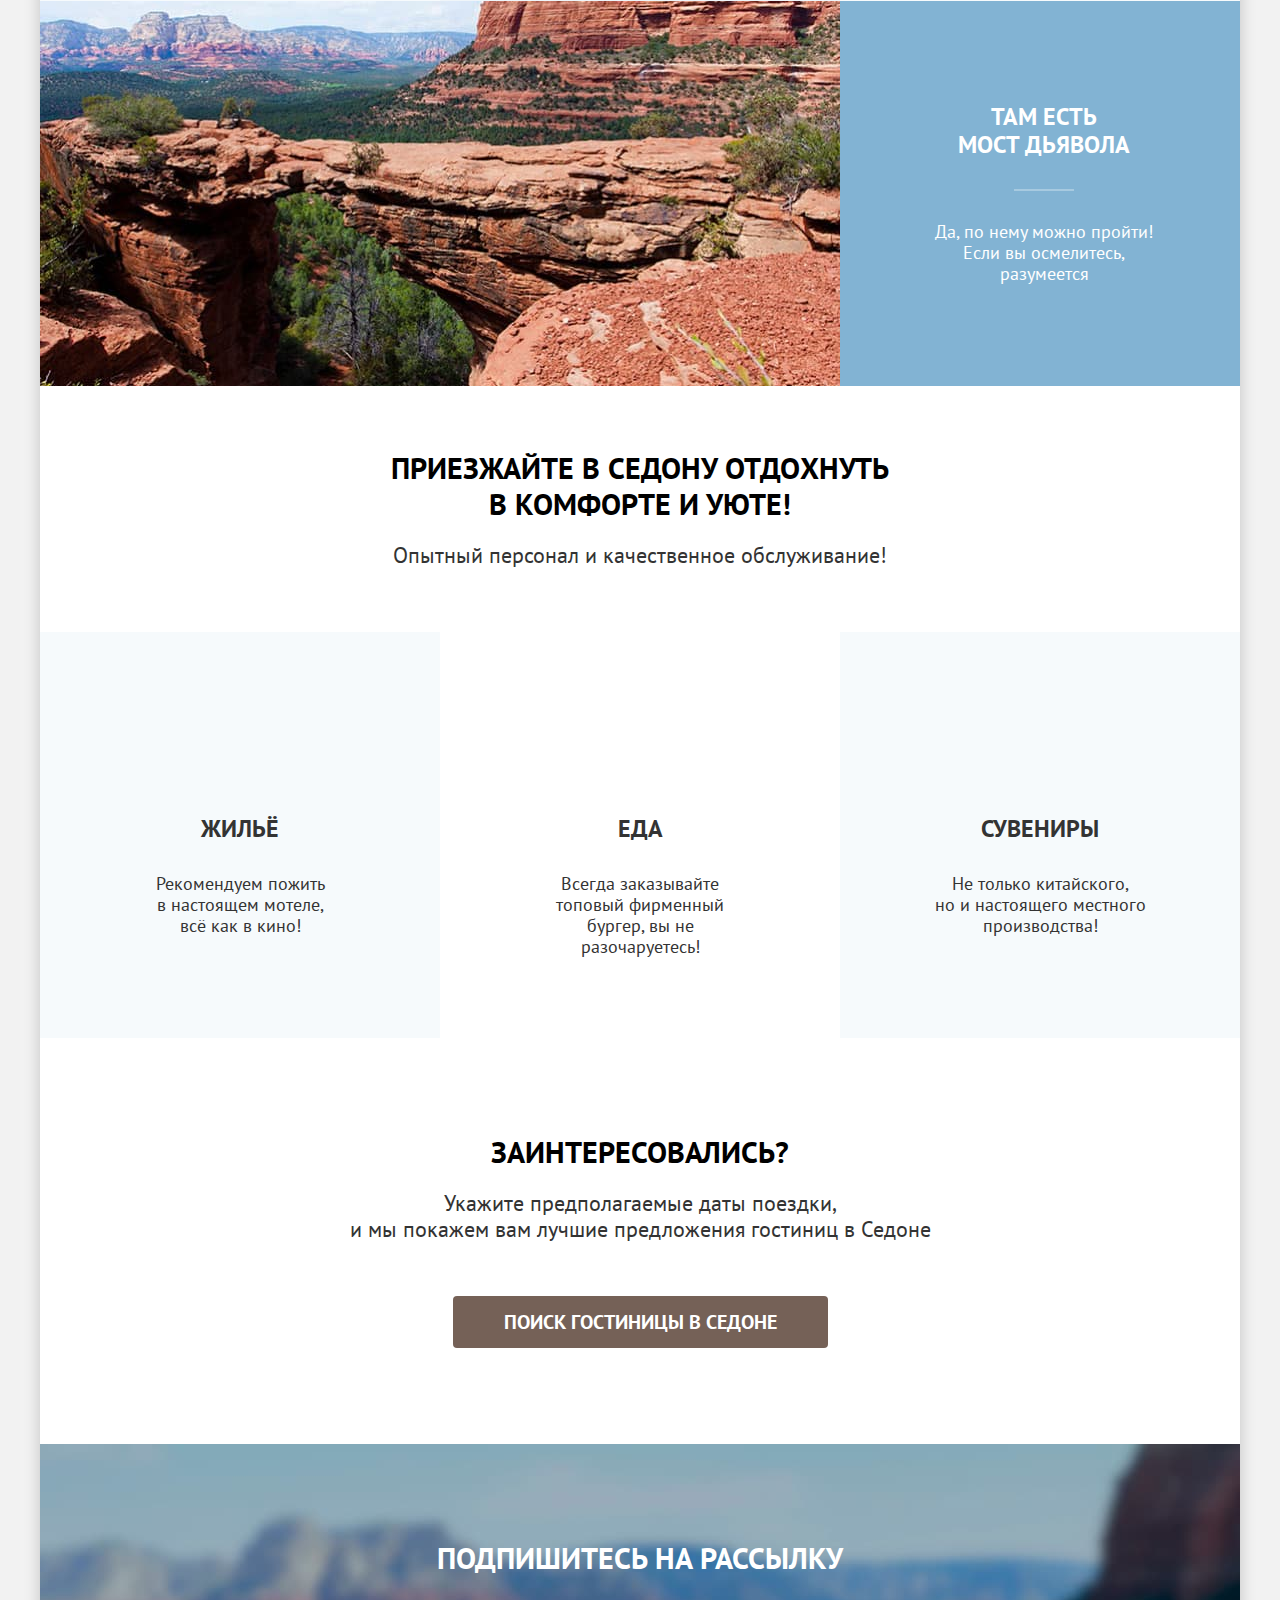
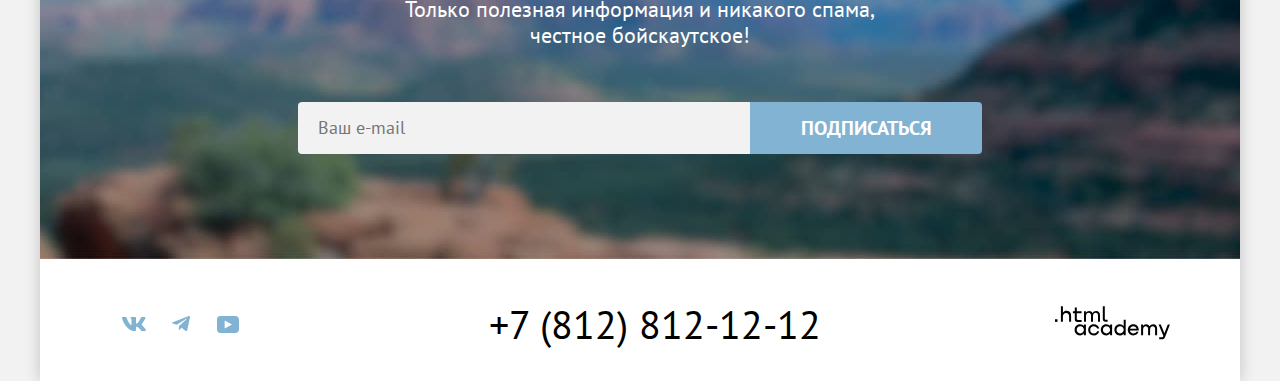
<file: modal.html>
<!DOCTYPE html>
<html lang="ru">

  <head>
    <meta charset="utf-8">
    <title>HTML Academy: Седона</title>
    <link rel="stylesheet" href="styles/styles.css">
    <link rel="icon" href="favicon.ico">
    <link rel="icon" type="image/png" sizes="32x32" href="images/favicon.png">
  </head>

  <body>
    <div class="container">
      <header class="page-header" data-test="header">
        <a class="navigation-link-logo" aria-current="page">
          <img class="navigation-link-img" src="images/logo.svg" width="140" height="70" alt="Логотип города Седона.">
        </a>
        <nav class="navigation-menu">
          <ul class="navigation-list list-reset">
            <li class="navigation-item">
              <a class="navigation-link navigation-link-current">
                Главная
              </a>
            </li>
            <li class="navigation-item">
              <a class="navigation-link" href="#">
                О Седоне
              </a>
            </li>
            <li class="navigation-item">
              <a class="navigation-link" href="catalog.html">
                Гостиницы
              </a>
            </li>
          </ul>
        </nav>
        <ul class="user-navigation list-reset">
          <li class="user-navigation-item">
            <a class="user-navigation-link search-link" href="#">
              <span class="visually-hidden">Поиск</span>
            </a>
          </li>
          <li class=" user-navigation-item">
            <a class="user-navigation-link favorite-list" href="#">
              <span class="visually-hidden">В избранном</span>
              <span class="number-of-favorite">12</span>
              <span class="visually-hidden">отелей</span>
            </a>
          </li>
        </ul>
        <a class="user-navigation-link navigation-button" href="#">
          Хочу сюда!
        </a>
      </header>
      <main class="main-index main-container" data-test="main">
        <section class="hero" data-test="hero">
          <h1 class="visually-hidden">Сайт городка Седона</h1>
          <figure class="hero-figure">
            <img class="hero-img" src="images/welcome.svg" width="458" height="352"
              alt="Welcome to the gorgeous Sedona, because the Grand Canyon sucks!">
          </figure>
        </section>
        <section class="advantages" data-test="advantages">
          <h2 class="visually-hidden">
            Преимущества
          </h2>
          <p class="advantages-title">Седона — небольшой городок в Аризоне, заслуживающий большего!</p>
          <p class="advantages-text">Рассмотрим причины, по которым Седона круче, чем Гранд-Каньон!</p>
          <ul class="advantages-list list-reset">
            <li class="advantages-item advantages-item-medium advantages-big">
              <div class="advantages-item-wrap">
                <h3 class="advantages-item-title">Настоящий городок</h3>
                <p class="advantages-description">Седона — не аттракцион для туристов, там течёт своя <br>жизнь</p>
              </div>
              <img src="images/advantages-photo-1.jpg" width="800" height="385" alt="Вид на горы.">
            </li>
            <li class="advantages-item advantages-item-light">
              <div class="advantages-item-wrap">
                <h3 class="advantages-item-title">Небольшая площадь</h3>
                <p class="advantages-description">Все достопримечательности находятся очень близко</p>
              </div>
            </li>
            <li class="advantages-item">
              <div class="advantages-item-wrap">
                <h3 class="advantages-item-title">Красивая дорога</h3>
                <p class="advantages-description">Ехать в Седону из Лас-Вегаса совсем не скучно!</p>
              </div>
            </li>
            <li class="advantages-item advantages-item-light">
              <div class="advantages-item-wrap">
                <h3 class="advantages-item-title">Мало туристов</h3>
                <p class="advantages-description">Большинство едет в Гранд <br>Каньон и толпится там</p>
              </div>
            </li>
            <li class="advantages-item advantages-item-medium advantages-reverse advantages-big">
              <div class="advantages-item-wrap">
                <h3 class="advantages-item-title">Там есть <br>мост дьявола</h3>
                <p class="advantages-description">Да, по нему можно пройти! <br>Если вы осмелитесь, <br>разумеется</p>
              </div>
              <img src="images/advantages-photo-2.jpg" width="800" height="385" alt="Мост дьявола.">
            </li>
          </ul>
        </section>
        <section class="services">
          <h2 class="visually-hidden">Сервис в Седоне</h2>
          <p class="services-title">Приезжайте в Седону отдохнуть <br>в комфорте и уюте!</p>
          <p class="services-text">Опытный персонал и качественное обслуживание!</p>
          <ul class="services-list list-reset">
            <li class="services-item item-light house">
              <h3 class="services-item-title">
                Жильё
              </h3>
              <p class="services-description">Рекомендуем пожить <br>в настоящем мотеле, <br>всё как в кино!</p>
            </li>
            <li class="services-item food">
              <h3 class="services-item-title">
                Еда
              </h3>
              <p class="services-description">Всегда заказывайте <br>топовый фирменный бургер, вы не разочаруетесь!
              </p>
            </li>
            <li class="services-item item-light souvenir">
              <h3 class="services-item-title">
                Сувениры
              </h3>
              <p class="services-description">Не только китайского, <br>но и настоящего местного производства!</p>
            </li>
          </ul>
        </section>
        <section class="booking" data-test="search">
          <h2 class="visually-hidden">Бронирование гостиницы</h2>
          <p class="booking-title">Заинтересовались?</p>
          <p class="booking-text">Укажите предполагаемые даты поездки,<br>и мы покажем вам лучшие предложения гостиниц в
            Седоне</p>
          <a class="booking-link" href="catalog.html">Поиск гостиницы в Седоне</a>
        </section>
        <section class="subscribe" data-test="subscribe">
          <h2 class="subscribe-title">Подпишитесь на рассылку</h2>
          <p class="subscribe-description">Только полезная информация и никакого спама, честное бойскаутское!</p>
          <form class="subscribe-form" action="https://echo.htmlacademy.ru/" method="post">
            <label class="visually-hidden" for="subscribe-email">Укажите ваш email</label>
            <input class="subscribe-email" type="email" name="subscribe-email" id="subscribe-email"
              placeholder="Ваш e-mail" required>
            <button class="subscribe-button button" type="submit">Подписаться</button>
          </form>
        </section>
      </main>
      <footer class="page-footer" data-test="footer">
        <h2 class="visually-hidden">Социальные сети</h2>
        <ul class="social-list list-reset">
          <li class="social-item">
            <a class="social-link" href="https://vk.com/htmlacademy">
              <span class="visually-hidden">ВКонтакте</span>
              <svg class="social-icon" aria-hidden="true" focusable="false" width="24" height="14" viewBox="0 0 24 14"
                fill="none" xmlns="http://www.w3.org/2000/svg">
                <path fill-rule="evenodd" clip-rule="evenodd"
                  d="M23.45 0.948C23.616 0.402 23.45 0 22.655 0H20.03C19.362 0 19.054 0.347 18.887 0.73C18.887 0.73 17.552 3.926 15.661 6.002C15.049 6.604 14.771 6.795 14.437 6.795C14.27 6.795 14.019 6.604 14.019 6.057V0.948C14.019 0.292 13.835 0 13.279 0H9.151C8.734 0 8.483 0.304 8.483 0.593C8.483 1.214 9.429 1.358 9.526 3.106V6.904C9.526 7.737 9.373 7.888 9.039 7.888C8.149 7.888 5.984 4.677 4.699 1.003C4.45 0.288 4.198 0 3.527 0H0.9C0.15 0 0 0.347 0 0.73C0 1.412 0.89 4.8 4.145 9.281C6.315 12.341 9.37 14 12.153 14C13.822 14 14.028 13.632 14.028 12.997V10.684C14.028 9.947 14.186 9.8 14.715 9.8C15.105 9.8 15.772 9.992 17.33 11.467C19.11 13.216 19.403 14 20.405 14H23.03C23.78 14 24.156 13.632 23.94 12.904C23.702 12.18 22.852 11.129 21.725 9.882C21.113 9.172 20.195 8.407 19.916 8.024C19.527 7.533 19.638 7.314 19.916 6.877C19.916 6.877 23.116 2.451 23.449 0.948H23.45Z" />
              </svg>
            </a>
          </li>
          <li class="social-item">
            <a class="social-link" href="https://t.me/htmlacademy ">
              <span class="visually-hidden">Телеграм</span>
              <svg class="social-icon" aria-hidden="true" focusable="false" width="18" height="16" viewBox="0 0 18 16"
                fill="none" xmlns="http://www.w3.org/2000/svg">
                <path
                  d="M16.785 0.0992597L0.840489 6.24776C-0.247661 6.68481 -0.241365 7.29184 0.640845 7.56253L4.73445 8.83953L14.2058 2.8637C14.6537 2.59121 15.0629 2.7378 14.7265 3.03636L7.05283 9.96185H7.05103L7.05283 9.96275L6.77045 14.1823C7.18413 14.1823 7.36669 13.9925 7.59871 13.7686L9.58705 11.8351L13.7229 14.89C14.4855 15.31 15.0332 15.0941 15.2229 14.1841L17.9379 1.38885C18.2158 0.274623 17.5126 -0.229883 16.785 0.0992597Z" />
              </svg>

            </a>
          </li>
          <li class="social-item">
            <a class="social-link" href="https://www.youtube.com/user/htmlacademyru">
              <span class="visually-hidden">Ютуб</span>
              <svg class="social-icon" aria-hidden="true" focusable="false" width="22" height="17" viewBox="0 0 22 17"
                fill="none" xmlns="http://www.w3.org/2000/svg">
                <path
                  d="M18.607 0H3.17413C1.31343 0 0 1.59375 0 3.4V13.4937C0 15.4062 1.31343 17 3.17413 17H18.8259C20.4677 17 22 15.4062 22 13.6V3.4C21.7811 1.59375 20.4677 0 18.607 0ZM7.66169 12.5375V4.4625L14.995 8.5L7.66169 12.5375Z" />
              </svg>

            </a>
          </li>
        </ul>
        <a class="contact-phone" href="tel:+78128121212">+7 (812) 812-12-12</a>
        <a class="developer-link" href="https://htmlacademy.ru/">
          <svg class="developer-icon" role="img" aria-label="логотип разработчика HTML Academy." width="115" height="34"
            viewBox="0 0 115 34" fill="none" xmlns="http://www.w3.org/2000/svg">
            <path d="M0 13.2564V15.8564H2.5V13.2564H0Z" />
            <path
              d="M11.6 4.85645C10 4.85645 8.8 5.55645 8 6.55645H7.9V0.356445H5.9V15.8564H7.9V10.5564C7.9 8.45645 9.2 6.95645 11.2 6.95645C13 6.95645 14.1 8.35645 14.1 10.1564V15.8564H16.1V9.75644C16.2 6.75644 14.3 4.85645 11.6 4.85645Z" />
            <path
              d="M26.6 5.15645H21.8V1.45645H19.8V5.25645H17.9V7.25645H19.8V13.2564C19.8 14.9564 20.8 15.9564 22.5 15.9564H26.6V13.9564H22.9C22.2 13.9564 21.8 13.5564 21.8 12.8564V7.15645H26.6V5.15645Z" />
            <path
              d="M41.1 4.95645C39.5 4.95645 38.2 5.75644 37.6 7.05645H37.5C36.9 5.85645 35.7 4.95645 34.1 4.95645C32.7 4.95645 31.6 5.75645 31 6.75645H30.9V5.15645H29V15.7564H31V10.3564C31 8.35645 32 6.85645 33.6 6.85645C35.1 6.85645 36 7.85645 36 9.45645V15.7564H38V10.1564C38 7.75645 39.4 6.85645 40.6 6.85645C42.1 6.85645 43 7.85645 43 9.45645V15.7564H45V9.25644C45.1 6.75644 43.6 4.95645 41.1 4.95645Z" />
            <path
              d="M47.8 13.0564C47.8 14.7564 48.8 15.7564 50.6 15.7564H52.6V13.7564H50.9C50.2 13.7564 49.8 13.3564 49.8 12.6564V0.356445H47.8V13.0564Z" />
            <path
              d="M28.9 20.0564C28 18.9564 26.7 18.2564 25 18.2564C21.9 18.2564 19.6 20.5564 19.6 23.8564C19.6 27.1564 21.9 29.4564 25 29.4564C26.8 29.4564 28 28.6564 28.8 27.5564H28.9V29.1564H30.9V18.5564H28.9V20.0564ZM25.3 27.4564C23.1 27.4564 21.7 25.8564 21.7 23.8564C21.7 21.8564 23.1 20.2564 25.3 20.2564C27.5 20.2564 28.9 21.8564 28.9 23.8564C28.9 25.7564 27.5 27.4564 25.3 27.4564Z" />
            <path
              d="M44.2 22.3564C43.7 19.9564 41.6 18.2564 38.8 18.2564C35.4 18.2564 33.2 20.7564 33.2 23.8564C33.2 26.9564 35.4 29.4564 38.8 29.4564C41.6 29.4564 43.7 27.6564 44.2 25.2564H42.1C41.7 26.5564 40.4 27.5564 38.8 27.5564C36.6 27.5564 35.2 25.9564 35.2 23.9564C35.2 21.9564 36.6 20.3564 38.8 20.3564C40.4 20.3564 41.6 21.3564 42.1 22.5564H44.2V22.3564Z" />
            <path
              d="M55.1 20.0564C54.2 18.9564 52.9 18.2564 51.2 18.2564C48.1 18.2564 45.8 20.5564 45.8 23.8564C45.8 27.1564 48.1 29.4564 51.2 29.4564C53 29.4564 54.2 28.6564 55 27.5564H55.1V29.1564H57.1V18.5564H55.1V20.0564ZM51.5 27.4564C49.3 27.4564 47.9 25.8564 47.9 23.8564C47.9 21.8564 49.3 20.2564 51.5 20.2564C53.7 20.2564 55.1 21.8564 55.1 23.8564C55.1 25.7564 53.6 27.4564 51.5 27.4564Z" />
            <path
              d="M68.7 20.1564C67.8 19.0564 66.5 18.2564 64.8 18.2564C61.7 18.2564 59.4 20.5564 59.4 23.8564C59.4 27.1564 61.6 29.4564 64.8 29.4564C66.5 29.4564 67.8 28.6564 68.6 27.6564H68.7V29.1564H70.7V13.7564H68.7V20.1564ZM65.1 27.4564C62.9 27.4564 61.5 25.8564 61.5 23.8564C61.5 21.8564 62.9 20.2564 65.1 20.2564C67.3 20.2564 68.7 21.8564 68.7 23.8564C68.6 25.8564 67.2 27.4564 65.1 27.4564Z" />
            <path
              d="M78.3 18.2564C75 18.2564 72.8 20.7564 72.8 23.8564C72.8 26.8564 74.9 29.4564 78.3 29.4564C80.8 29.4564 82.8 28.1564 83.5 25.8564H81.4C80.9 26.8564 79.8 27.4564 78.4 27.4564C76.5 27.4564 75.1 26.1564 75 24.5564H83.8C84 20.9564 81.8 18.2564 78.3 18.2564ZM78.3 20.1564C80 20.1564 81.3 21.1564 81.6 22.7564H75.1C75.4 21.2564 76.6 20.1564 78.3 20.1564Z" />
            <path
              d="M98.2 18.2564C96.6 18.2564 95.3 19.0564 94.6 20.2564H94.5C93.9 19.0564 92.7 18.2564 91.1 18.2564C89.7 18.2564 88.6 18.9564 88 20.0564V18.5564H86.1V29.1564H88.1V23.7564C88.1 21.7564 89.1 20.3564 90.7 20.2564C92.2 20.2564 93.1 21.2564 93.1 22.8564V29.1564H95.1V23.5564C95.1 21.1564 96.5 20.2564 97.7 20.2564C99.2 20.2564 100.1 21.2564 100.1 22.8564V29.1564H102.1V22.6564C102.2 20.0564 100.7 18.2564 98.2 18.2564Z" />
            <path
              d="M109.4 27.3564L105.8 18.4564H103.6L108.4 30.0564C108.1 30.9564 107.7 31.2564 106.7 31.2564H104.2V33.2564H106.7C108.5 33.2564 109.5 32.4564 110.2 30.6564L114.9 18.4564H112.8L109.4 27.3564Z" />
          </svg>
        </a>
      </footer>
    </div>
    <div class="modal-container" data-test="modal">
      <div class="modal modal-search">
        <button class="modal-close-button" type="button">
          <span class="visually-hidden">Закрыть</span>
        </button>
        <section class="modal-content">
          <h2 class="modal-title">Поиск гостиницы в Седоне</h2>
          <form class="search-form" action="https://echo.htmlacademy.ru/" method="post">
            <label class="modal-label modal-label-from" for="modal-date-from">
              Дата заезда:
            </label>
            <div class="modal-date-container modal-from-container">
              <input class="modal-input modal-date-from" id="modal-date-from" name="modal-date-from" type="text"
                value="27 апреля 2020" placeholder="Укажите дату" required>
            </div>
            <span class="validity validity-date-from wrong">Мы не можем отправить вас в прошлое.</span>
            <label class="modal-label modal-label-to" for="modal-date-to">
              Дата выезда:
            </label>
            <div class="modal-date-container modal-to-container">
              <input class="modal-input modal-date-to" id="modal-date-to" name="modal-date-to" type="text"
                value="1 сентября 2023" placeholder="Укажите дату" required>
            </div>
            <span class="validity validity-date-to correct">На эти даты есть свободные номера. Пока есть.</span>
            <label class="modal-label modal-label-adults" for="modal-quantity-adults">
              Взрослые:
            </label>
            <div class="modal-count-container modal-container-adults">
              <button class="modal-count-minus" type="button"></button>
              <input class="modal-input modal-quantity-adults" id="modal-quantity-adults" name="modal-quantity-adults"
                type="text" value="2" required>
              <button class="modal-count-plus" type="button"></button>
            </div>
            <label class="modal-label modal-label-childs" for="modal-quantity-childs">
              Дети:
              <span class="modal-info" aria-labelledby="tooltip-label-info">
                <span class="visually-hidden">Информация</span>
              </span>
              <span class="popover modal-popover">
                <span class="modal-popover-text" role="tooltip" id="tooltip-label-info">Укажите количество детей,
                  которые будут с вами, возраст которых от 6 до 18 лет. Дети до 6 лет размещаются бесплатно.</span>
              </span>
            </label>
            <div class="modal-count-container modal-container-childs">
              <button class="modal-count-minus" type="button"></button>
              <input class="modal-input modal-quantity-childs" id="modal-quantity-childs" name="modal-quantity-childs"
                type="text" value="2">
              <button class="modal-count-plus" type="button"></button>
            </div>
            <button class="modal-submit button" type="submit">Найти</button>
          </form>
        </section>
      </div>
    </div>
  </body>

</html>
</file>
<file: styles/styles.css>
@font-face {
  font-family: "PT Sans";
  font-style: normal;
  font-weight: 400;
  src: url("../fonts/ptsans-400.woff2") format("woff2");
  font-display: swap;
}

@font-face {
  font-family: "PT Sans";
  font-style: normal;
  font-weight: 700;
  src: url("../fonts/ptsans-700.woff2") format("woff2");
  font-display: swap;
}

html {
  height: 100%;
}

body {
   /* Блочная модель */
  min-width: 1200px;
  margin: 0;

  /* Типографика */
  font-family: "PT Sans", sans-serif;
  font-style: normal;
  font-size: 22px;
  line-height: 26px;
  font-weight: 400;
  text-align: left;
  color: #333333;

  /* Оформление */
  background-color: #F2F2F2;
}

*,
*::before,
*::after {
  box-sizing: border-box;
}

img {
  max-width: 100%;
  height: auto;
  object-fit: contain;
}

.container {
  /* Блочная модель */
  display: flex;
  flex-direction: column;
  width: 1200px;
  min-height: 100vh;
  margin: 0 auto;

  /* Оформление */
  background-color: #ffffff;
  box-shadow: 0 0 15px rgba(0, 0, 0, 0.2);
}

.main-container {
  flex-grow: 1;
}

.list-reset {
  /* Блочная модель */
  margin: 0;
  padding: 0;

  /* Оформление */
  list-style: none;
}

.visually-hidden {
  /* Позиционирование */
  position: absolute;

  /* Блочная модель */
  width: 1px;
  height: 1px;
  margin: -1px;
  padding: 0;

  /* Оформление */
  border: 0;
  white-space: nowrap;
  -webkit-clip-path: inset(100%);
          clip-path: inset(100%);
  clip: rect(0 0 0 0);
  overflow: hidden;
}

.page-header,
.catalog-header {
  /* Позиционирование */
  position: relative;

  /* Блочная модель */
  display: flex;
  justify-content: space-between;
  align-items: center;
  gap: 20px;
  padding: 0 70px;
}

.navigation-link,
.user-navigation-link {
  /* Позиционирование */
  position: relative;

  /* Блочная модель */
  display: block;
  max-width: 150px;
  padding: 20px 16px;

  /* Типографика */
  font-size: 20px;
  font-weight: 700;
  line-height: 24px;
  color: #000000;

  /* Оформление */
  text-decoration: none;

  /* Анимация */
  transition: all 0.3s;
}

.navigation-link[aria-current = "page"]::after {
  /* Позиционирование */
  content: '';
  position: absolute;
  right: 15px;
  left: 15px;
  bottom: -1px;
  height: 2px;

  /* Оформление */
  background-color: #756257;
}

.navigation-link:not(.navigation-link-current):hover,
.navigation-link:not(.navigation-link-current):focus {
  color: #756257;
}

.navigation-link:not(.navigation-link-current):active  {
  opacity: 0.3;
}

.user-navigation-link:not(.navigation-button):hover,
.user-navigation-link:not(.navigation-button):focus  {
  opacity: 0.5;
}

.user-navigation-link:not(.navigation-button):active  {
  opacity: 0.3;
}

.search-link {
  /* Блочная модель */
  width: 44px;
  height: 64px;
  margin: 0;

  /* Оформление */
  background-image: url("../images/search.svg");
  background-position: center;
  background-repeat: no-repeat;
  cursor: pointer;
}

.favorite-list {
  /* Блочная модель */
  width: 44px;
  height: 64px;
  margin: 0;

  /* Оформление */
  background-image: url("../images/heart.svg");
  background-position: center;
  background-repeat: no-repeat;
  cursor: pointer;
}

.navigation-link-logo {
  /* Позиционирование */
  position: absolute;
  top: 0;
  left: 70px;

  /* Блочная модель */
  width: 140px;
  margin-right: 10px;

  /* Анимация */
  transition: all 0.3s;
}

.navigation-link-logo:hover,
.navigation-link-logo:focus {
  opacity: 0.6;
}

.navigation-link-logo:active  {
  opacity: 0.3;
}

.navigation-link-img {
  display: block;
}

.navigation-menu {
  min-width: 350px;
  margin-left: 168px;
  margin-right: auto;
}

.navigation-list {
  display: flex;
  flex-wrap: wrap;
}

.user-navigation {
  display: flex;
  flex-wrap: wrap;
  justify-content: flex-end;
  min-width: 120px;
}

.user-navigation-link {
  display: block;
  padding: 8px 22px;
}

.navigation-button {
  /* Блочная модель */
  min-width: 160px;
  min-height: 36px;
  margin: 14px 0;

  /* Типографика */
  font-size: 16px;
  line-height: 20px;
  text-align: center;
  text-transform: uppercase;
  color: #ffffff;

  /* Оформление */
  background-color: #756157;
  border: none;
  border-radius: 4px;

  /* Анимация */
  transition: all 0.3s;
  cursor: pointer;
}

/* коричневые кнопки */

.navigation-button:hover,
.navigation-button:focus,
.booking-link:hover,
.booking-link:focus {
  background-color: #615048;
  outline: none;
}

.navigation-button:active,
.booking-link:active {
  background-color: #756157;
  color: rgba(255, 255, 255, 0.3);
}

.navigation-button.disabled,
.booking-link.disabled {
  background-color: #E5E5E5;
  cursor: auto;
}

.number-of-favorite {
  /* Блочная модель */
  display: flex;
  align-items: center;
  justify-content: center;
  width: 20px;
  height: 20px;

  /* Типографика */
  font-size: 10px;
  line-height: 10px;
  font-weight: 400;
  color: #ffffff;

  /* Оформление */
  background-color: #7DB54F;
  border-radius: 50%;
}

.hero {
  /* Блочная модель */
  min-height: 485px;

  /* Типографика */
  color: inherit;

  /* Оформление */
  background-color: #7DB54F;
  background-image: url("../images/divider.svg"),
  url("../images/index-background.jpg");
  background-size: 1200px auto, cover;
  background-repeat: no-repeat;
  background-position: center bottom, center;
}

.hero-figure {
  /* Блочная модель */
  width: 458px;
  height: 352px;
  margin: 0 auto;
  padding: 51px 0 77px;

  /* Типографика */
  text-align: center;
}

.advantages,
.services,
.booking {
  /* Блочная модель */
  display: flex;
  flex-direction: column;

  /* Типографика */
  text-align: center;

  /* Оформление */
  background-color: #ffffff;
}

.advantages {
  min-height: 1437px;
  padding: 69px 0 0;
}

.services {
  min-height: 631px;
  padding: 64px 0 0;
}

.booking {
  min-height: 406px;
  padding: 96px 0;
}

.advantages-text {
  margin: 0 auto 90px;
  padding: 0 20px;
}

.services-text {
  margin: 0 auto 64px;
  padding: 0 20px;
}

.advantages-list {
  display: flex;
  flex-wrap: wrap;
}

.advantages-title,
.services-title,
.booking-title,
.subscribe-title {
  /* Блочная модель */
  max-width: 660px;
  margin: 0 auto 25px;
  padding: 0 20px;

  /* Типографика */
  font-size: 30px;
  font-weight: 700;
  line-height: 36px;
  text-transform: uppercase;
  color: #000000;
}

.advantages-item,
.services-item {
  /* Блочная модель */
  width: 400px;
  min-height: 385px;

  /* Оформление */
  background-color: #83B3D320;
}

.services-item {
  /* Блочная модель */
  max-width: 400px;
  padding: 81px 65px 81px;

  /* Оформление */
  background-color: #ffffff;
}

.advantages-item-medium {
  display: flex;
  width: 1200px;
}

.advantages-item-medium {
  color: #ffffff;
  background-color: #82B3D3;
}

.advantages-big {
  width: 1200px;
}

.advantages-item-light {
  background-color: #83B3D312;
}

.advantages-reverse {
  flex-direction: row-reverse;
  justify-content: flex-end;
}

.advantages-reverse .advantages-item-wrap {
  margin-left: 30px;
}

.advantages-item-wrap {
  padding: 102px 45px;
}

.advantages-item:nth-child(2) .advantages-item-wrap,
.advantages-item:nth-child(3) .advantages-item-wrap,
.advantages-item:nth-child(4) .advantages-item-wrap {
  padding-top: 112px;
  padding-bottom: 112px;
}

.advantages-item-title,
.services-item-title {
  /* Позиционирование */
  position: relative;

  /* Блочная модель */
  max-width: 212px;
  margin: 0 auto 62px;
  padding: 0 20px;

  /* Типографика */
  font-size: 24px;
  line-height: 28px;
  font-weight: 700;
  text-transform: uppercase;
  color: inherit;
}

.services-item-title::before {
  /* Блочная модель */
  content: '';
  display: block;
  width: 75px;
  height: 72px;
  margin: 0 auto 30px;

  /* Оформление */
  background-size: contain;
  background-repeat: no-repeat;
  background-position: center;
}

.services-item-house::before {
  background-image: url("../images/house-icon.svg");
}

.services-item-food::before {
  background-image: url("../images/food-icon.svg");
}

.services-item-souvenir::before {
  background-image: url("../images/box-icon.svg");
}

.advantages-item-title::before {
  /* Позиционирование */
  position: absolute;
  top: calc(100% + 30px);
  left: 50%;
  transform: translate(-50%);

  /* Блочная модель */
  content: "";
  width: 60px;
  height: 2px;

  /* Оформление */
  background-color: rgba(0, 0, 0, 0.3);
}

.advantages-big .advantages-item-title::before {
  background-color: rgba(255, 255, 255, 0.3);
}

.services-title {
  margin: 0 auto 20px;
}

.services-list {
  display: flex;
  flex-wrap: wrap;
}

.services-item-title {
  margin: 0 auto 30px;
}

.item-light {
  background-color: #83B3D312;
}

.advantages-description,
.services-description {
  /* Блочная модель */
  margin: 0;
  padding: 0 20px;

  /* Типографика */
  font-size: 18px;
  line-height: 21px;
}

.subscribe-title {
  color: #ffffff;
}

.booking-title,
.subscribe-title {
  margin: 0 auto 20px;
}

.booking-text {
  min-width: 600px;
  margin: 0 auto 54px;
  padding: 0 20px;
}

.booking-link {
  /* Блочная модель */
  display: block;
  min-width: 375px;
  min-height: 52px;
  margin: 0 auto;
  padding: 8px 50px;

  /* Типографика */
  font-size: 20px;
  font-weight: 700;
  line-height: 36px;
  text-transform: uppercase;
  color: #ffffff;
  text-decoration: none;

  /* Оформление */
  background-color: #756157;
  border: none;
  border-radius: 4px;
}

.subscribe {
  /* Блочная модель */
  display: flex;
  flex-direction: column;
  min-height: 415px;
  padding: 96px 50px 104px;

  /* Типографика */
  text-align: center;
  color: #ffffff;

  /* Оформление */
  background-color: #82B3D3;
  background-image: url("../images/subscribe-background.jpg");
  background-size: cover;
  background-repeat: no-repeat;
}

.subscribe-description {
  max-width: 510px;
  margin: 0 auto 54px;
  padding: 0 20px;
}

.subscribe-form {
  display: flex;
  justify-content: center;
  min-width: 684px;
  margin: 0 auto;
}

.subscribe-email {
  /* Блочная модель */
  width: 452px;
  min-height: 52px;
  margin: 0;
  padding: 14px 20px;

  /* Типографика */
  font-family: "PT Sans", sans-serif;
  font-size: 18px;
  line-height: 24px;

  /* Оформление */
  background-color: #f2f2f2;
  border: none;
  border-radius: 4px 0 0 4px;

  /* Анимация */
  transition: all 0.3s;
}

.subscribe-email:hover {
  background-color: #e6e6e6;
}

.subscribe-email:focus,
.subscribe-email:active {
  background-color: #e6e6e6;
  outline: #83B3D3 solid 3px;
}

.subscribe-email:disabled,
.subscribe-email:disabled:hover {
  opacity: 0.6;
  cursor: auto;
}

.button {
  /* Блочная модель */
  display: flex;
  align-items: center;
  justify-content: center;
  max-width: 161px;
  min-height: 36px;
  padding: 8px 26px;

  /* Типографика */
  font-family: "PT Sans", sans-serif;
  font-size: 20px;
  font-weight: 700;
  line-height: 36px;
  text-transform: uppercase;
  color: #ffffff;

  /* Оформление */
  background-color: #82B3D3;
  border: none;
  border-radius: 4px;
  text-decoration: none;
  cursor: pointer;

  /* Анимация */
  transition: all 0.3s;
}

.subscribe-button {
  /* Блочная модель */
  min-width: 232px;
  min-height: 52px;

  /* Оформление */
  border-radius: 0 4px 4px 0;
}

/* голубая кнопка */

.button:hover,
.button:focus {
  background-color: #68A2CA;
  outline: none;
}

.button:active {
  color: rgba(255, 255, 255, 0.3);
  background-color: #82B3D3;
}

.social-link {
  /* Позиционирование */
  position: relative;

  /* Блочная модель */
  display: block;
  min-width: 47px;
  min-height: 40px;
  padding: 13px 12px;

  /* Оформление */
  border: none;
  text-decoration: none;

  /* Анимация */
  transition: all 0.3s;
}

.social-icon {
  /* Позиционирование */
  position: absolute;
  inset: 0;

  /* Блочная модель */
  margin: auto;

  /* Оформление */
  fill: #83B3D3;

  /* Анимация */
  transition: all 0.3s;
}

.social-link:hover .social-icon,
.social-link:focus .social-icon {
  fill: #68A2CA;
}

.social-link:active .social-icon {
  fill: rgba(104, 162, 202, 0.3);
}

.contact-phone {
  /* Блочная модель */
  max-width: 720px;
  margin: 0 auto;

  /* Типографика */
  font-style: normal;
  font-size: 40px;
  font-weight: 400;
  line-height: 40px;
  text-align: center;
  color: #000000;
  text-transform: uppercase;
  text-decoration: none;

  /* Анимация */
  transition: all 0.3s;
}

.contact-phone:hover,
.contact-phone:focus {
  color: #756157;
}

.contact-phone:active {
  color: rgba(117, 97, 87, 0.3);
}

.page-footer {
  /* Блочная модель */
  display: flex;
  justify-content: space-between;
  min-height: 120px;
  padding: 45px 70px 20px;

  /* Оформление */
  background-color: #fff;
}

.social-list {
  /* Блочная модель */
  display: flex;
  flex-wrap: wrap;
  min-width: 145px;
  max-width: 200px;
  margin-right: auto;
}

.developer-link {
  /* Блочная модель */
  width: 115px;
  margin-left: auto;

  /* Типографика */
  line-height: 2.6;

  /* Анимация */
  transition: all 0.3s;
}

.developer-icon {
  /* Оформление */
  fill: #000000;

  /* Анимация */
  transition: all 0.3s;
}

.developer-link:hover .developer-icon,
.developer-link:focus .developer-icon {
  fill: #756157;
}

.developer-link:active .developer-icon {
  fill: rgba(117, 97, 87, 0.3);
}

.main-catalog-container {
  /* Блочная модель */
  width: 1200px;
  margin: 0 auto;

  /* Оформление */
  background-color: #fff;
}

.main-catalog-header {
  /* Блочная модель */
  min-height: 412px;
  padding: 35px 70px 69px;

  /* Типографика */
  text-align: left;
  color: #ffffff;

  /* Оформление */
  background-color: #82B3D3;
  background-image: url("../images/filter-background.jpg");
  background-size: cover;
  background-repeat: no-repeat;
}

.catalog-header-title {
  /* Блочная модель */
  margin: 0 auto 8px 0;

  /* Типографика */
  font-size: 60px;
  font-weight: 700;
  line-height: 78px;
}

.catalog-filter-group {
  /* Блочная модель */
  min-width: 150px;
  margin: 0;
  padding: 0;

  /* Оформление */
  border: none;
}

.range-group {
  margin-left: 70px;
}

.catalog-filter-group:first-child,
.catalog-filter-group:nth-child(2)  {
  width: 150px;
}

.breadcrumbs {
  /* Блочная модель */
  display: flex;
  flex-wrap: wrap;
  align-items: center;
  gap: 10px;
  margin-bottom: 40px;

  /* Типографика */
  color: #ffffff;
}

.breadcrumb {
  /* Блочная модель */
  display: flex;

  /* Типографика */
  font-size: 16px;
  font-weight: 400;
  line-height: 21px;

  /* Анимация */
  transition: all 0.5s;
}

.breadcrumb:first-child .breadcrumb-link {
  /* Блочная модель */
  width: 12px;
  height: 14px;

  /* Оформление */
  background-image: url("../images/home.svg");
  background-position: center top;
  background-repeat: no-repeat;
}

.breadcrumb:not(:first-child)::before {
  /* Блочная модель */
  display: block;
  content: "";
  width: 8px;
  height: 20px;
  margin-right: 11px;

  /* Оформление */
  background-image: url("../images/arrow-breadcrums.svg");
  background-position: center;
  background-repeat: no-repeat;
}

.breadcrumb-link .current-link {
  cursor: auto;
}

.breadcrumb-link {
  /* Анимация */
  transition: all 0.5s;
}

.breadcrumb-link:not(.current-link):hover {
  /* Типографика */
  color: rgba(255, 255, 255, 0.6);

  /* Оформление */
  opacity: 0.2;
}

.breadcrumb-link:not(.current-link):focus {
  /* Оформление */
  opacity: 0.3;
}

.breadcrumb-link:not(.current-link):active {
  /* Оформление */
  opacity: 0.5;
  text-decoration: underline;
}

.catalog-filter-title {
  /* Блочная модель */
  margin-bottom: 32px;
  padding: 0;

  /* Типографика */
  font-size: 20px;
  font-weight: 700;
  line-height: 24px;
  text-transform: capitalize;
}

.catalog-products {
  margin: 0;
}

.catalog-filter {
  display: flex;
  flex-wrap: wrap;
  justify-content: flex-start;
  gap: 70px;
}

.controls {
  /* Позиционирование */
  position: relative;

  /* Блочная модель */
  display: block;
  padding-left: 36px;

  /* Типографика */
  font-size: 18px;
  line-height: 23px;

  /* Анимация */
  transition: all 0.3s;
}

.control-mark {
  /* Позиционирование */
  position: absolute;
  top: 2px;
  left: 0;

  /* Блочная модель */
  width: 20px;
  height: 20px;

   /* Оформление */
  background-color: #ffffff;
  border-radius: 4px;
}

.controls:hover .control-mark {
  opacity: 0.6;
}

.control-mark:focus {
  outline: #83B3D3 solid 3px;
}

.control-input:disabled + .control-mark {
  border-color: #83b3d3;
}

.control-input:focus-visible + .control-mark,
.control-input:focus-visible + .control-input-text {
  outline: 3px solid #83b3d3;
}

.controls:active {
  opacity: 0.3;
}

.control-input[type="checkbox"]:checked + .control-mark::before {
  /* Позиционирование */
  position: absolute;
  top: 0;
  left: 0;

  /* Блочная модель */
  content: "";
  width: 20px;
  height: 19px;

  /* Оформление */
  background-image: url("../images/tick.svg");
  background-repeat: no-repeat;
}

.control-input[type="radio"] + .control-mark {
  border-radius: 50%;
}

.control-input[type="radio"]:checked + .control-mark::before {
  /* Позиционирование */
  position: absolute;
  top: 5px;
  left: 5px;

  /* Блочная модель */
  content: "";
  width: 10px;
  height: 10px;

  /* Оформление */
  background-color: #3F5E72;
  border-radius: 50%;
}

.control-label {
  line-height: 23px;
}

.catalog-filter-item:not(:last-child) {
  margin-bottom: 16px;
}

.range {
  max-width: 288px;
  overflow: auto;
}

.range-wrapper-inputs {
  display: flex;
  justify-content: flex-start;
  margin-bottom: 43px;
}

.catalog-filter-label {
  display: flex;
  margin-right: 2px;
}

.range-input {
  /* Позиционирование */
  position: relative;

  /* Блочная модель */
  width: 143px;
  padding: 12px 40px 12px 20px;

  /* Типографика */
  font-size: 18px;
  line-height: 24px;

  /* Оформление */
  background-color: #ffffff;
  border: none;
  -webkit-appearance: textfield;
          appearance: textfield;
}

.range-input.min-price {
  border-radius: 4px 0 0 4px;
}

.min-price-label,
.max-price-label {
  position: relative;
}

.min-price-label::before {
  /* Позиционирование */
  position: absolute;
  right: 20px;
  top: 50%;
  transform: translateY(-50%);
  z-index: 1;

  /* Блочная модель */
  content: "от";

  /* Типографика */
  font-size: 18px;
  font-weight: 400;
  line-height: 24px;
  text-align: right;
  color: rgba(0, 0, 0, 0.3);
}

.max-price-label::before {
  /* Позиционирование */
  position: absolute;
  right: 20px;
  top: 50%;
  transform: translateY(-50%);
  z-index: 1;

  /* Блочная модель */
  content: "до";

  /* Типографика */
  font-size: 18px;
  font-weight: 400;
  line-height: 24px;
  text-align: right;
  color: rgba(0, 0, 0, 0.3);
}

.range-input.max-price {
  border-radius: 0 4px 4px 0;
}

.range-input::-webkit-outer-spin-button,
.range-input::-webkit-inner-spin-button {
  -webkit-appearance: none;
          appearance: none;
  margin: 0;
}

.range-scale {
  /* Позиционирование */
  position: relative;

  /* Блочная модель */
  width: 287px;
  height: 4px;
  margin-bottom: 10px;

  /* Оформление */
  background-color: rgba(255, 255, 255, 0.3);
}

.range-bar {
  /* Позиционирование */
  position: absolute;

  /* Блочная модель */
  width: 226px;
  height: 4px;

  /* Оформление */
  background-color: #ffffff;
}

.range-toggle {
  /* Позиционирование */
  position: absolute;

  /* Блочная модель */
  width: 20px;
  height: 20px;

  /* Оформление */
  background: #ffffff;
  border: none;
  border-radius: 5px;

  /* Анимация */
  transition: all 0.3s;
  cursor: pointer;
}

.toggle-min {
  top: -8px;
  left: 0;
}

.toggle-max {
  top: -8px;
  right: -3px;
}

.range-toggle:hover {
  background-color: #ffffff;
}

.range-toggle:focus {
  outline: 3px solid #83B3D3;
}

.range-toggle:active {
  outline: 2px solid #83B3D3;
}

.filter-button,
.hotel-more-button,
.favorite-hotel {
  /* Типографика */
  font-size: 16px;
  line-height: 20px;
  font-weight: 700;
  color: #ffffff;
  text-transform: uppercase;

  /* Оформление */
  border: none;
  cursor: pointer;
}

.favorite-hotel {
  max-width: 160px;
  padding-left: 20px;
  padding-right: 20px;
}

.hotel-rating {
  max-width: 160px;
  padding-left: 23px;
  padding-right: 23px;
}

.favorite-select {
  max-width: 160px;
  padding-left: 18px;
  padding-right: 18px;
}

.control-input {
  font-family: "PT Sans", sans-serif;
  font-size: 18px;
  line-height: 24px;
}

.active-filter-button {
  /* Блочная модель */
  min-width: 191px;
  min-height: 36px;

  /* Оформление */
  background-color: #82B3D3;
}

.filter-button-reset {
  /* Блочная модель */
  min-width: 191px;
  min-height: 36px;

  /* Оформление */
  background-color: transparent;

  /* Анимация */
  transition: all 0.5s;
}

.filter-button-reset:hover {
  /* Типографика */
  color: rgba(255, 255, 255, 0.6);

  /* Оформление */
  background-color: inherit;
}

.filter-button-reset:focus {
  background-color: inherit;
  box-shadow: 0 0 0 3px #83B3D3;
}

.filter-button-reset:active {
  /* Типографика */
  color: rgba(255, 255, 255, 0.3);

  /* Оформление */
  background-color: inherit;
  border: none;
}

.catalog-title {
  /* Блочная модель */
  margin: 0;

  /* Типографика */
  font-size: 30px;
  line-height: 36px;
  text-transform: uppercase;
  color: #000000;
  text-align: left;
}

.option-value,
.select-control {
  /* Типографика */
  font-family: "PT Sans", sans-serif;
  font-size: 18px;
  line-height: 21px;
  color: #333333;

  /* Оформление */
  border-color: #ffffff;
}

.catalog-buttons-wrap {
  display: flex;
  flex-direction: column;
  gap: 32px;
  margin-top: 56px;
  margin-left: auto;
}

.catalog {
  /* Блочная модель */
  min-height: 1235px;
  padding: 0 70px 50px;

  /* Оформление */
  background-color: #ffffff;
}

.catalog-title-wrap {
  display: flex;
  flex-wrap: wrap;
  justify-content: space-between;
  align-items: center;
  padding: 48px 0 38px;
}

.catalog-view-list {
  display: flex;
  flex-wrap: wrap;
  gap: 8px;
  width: 160px;
  margin: 0 0 0 70px;
}

.catalog-view-link {
  display: block;
  min-width: 48px;
  min-height: 48px;
  padding: 16px 17px;

  /* Оформление */
  border: 2px solid #E6E6E6;
  border-radius: 4px;

  /* Анимация */
  transition: all 0.3s;
}

.catalog-view-selected,
.catalog-view-link:hover,
.catalog-view-link:active {
  border-color: #000000;
}

.catalog-view-link:focus {
  border-color: #68A2CA;
}

.catalog-view-link.grid-view {
  /* Блочная модель */
  width: 48px;
  height: 48px;

  /* Оформление */
  background-image: url("../images/grid.svg");
  background-repeat: no-repeat;
  background-position: center;
}

.catalog-view-link.cards-view {
  /* Блочная модель */
  width: 48px;
  height: 48px;

  /* Оформление */
  background-image: url("../images/cards.svg");
  background-repeat: no-repeat;
  background-position: center;
}

.catalog-view-link.list-view {
  /* Блочная модель */
  width: 48px;
  height: 48px;

  /* Оформление */
  background-image: url("../images/list.svg");
  background-repeat: no-repeat;
  background-position: center;
}

.select {
  position: relative;
  margin-left: auto;
}

.select-control {
  /* Блочная модель */
  width: 292px;
  margin: 0 0 0 auto;
  padding: 14px 20px;
  padding-right: 40px;

  /* Типографика */
  font-size: 18px;
  line-height: 21px;

  /* Оформление */
  background-color: #ffffff;
  background-image: url("../images/select-arrow.svg");
  background-repeat: no-repeat;
  background-position: right 16px center;
  border: 2px solid #E5E5E5;
  border-radius: 4px;
  -webkit-appearance: none;
          appearance: none;
  cursor: pointer;

  /* Анимация */
  transition: all 0.3s;
}

.select-control:hover,
.select-control:focus,
.select-control:active  {
  border: 2px solid #68A2CA;
}

.select-control:disabled {
  opacity: 0.3;
  cursor: auto;
}

.hotel-list {
  /* Блочная модель */
  display: grid;
  grid-template-columns: repeat(3, 1fr);
  gap: 20px;
  margin-bottom: 39px;
  padding-bottom: 40px;

  /* Оформление */
  border-bottom: 1px solid #E6E6E6;
}

.hotel-card {
  /* Блочная модель */
  display: grid;
  grid-template-columns: repeat(2, 140px);
  grid-template-rows: auto 1fr auto auto auto;
  gap: 16px 20px;
  max-width: 340px;
  padding: 20px;
  padding-bottom: 20px;

  /* Оформление */
  background-color: #fff;
  border-radius: 4px;
  box-shadow: 0 0 0 1px #E6E6E6;
}

.hotel-card-link {
  /* Блочная модель */
  display: block;
  grid-column: 1 / -1;
  min-width: 300px;
  min-height: 212px;

  /* Типографика */
  text-align: left;
  color: #000000;
  text-decoration: none;
}

.hotel-card-title {
  grid-column: 1 / -1;
  margin: 0;
}

.hotel-card-image {
  display: block;
}

.hotel-card-title-link {
  /* Блочная модель */
  display: block;
  margin: 0;
  padding: 0;

  /* Типографика */
  font-size: 24px;
  line-height: 28px;
  color: #000000;
  text-align: left;
  text-decoration: none;
}

.card-price-wrapper,
.hotel-button-wrapper,
.rating-wrapper {
  display: flex;
  justify-content: space-between;
  align-items: center;
  grid-column: 1 / -1;
}

.hotel-card-description,
.hotel-card-price {
  /* Блочная модель */
  margin: 0;
  padding: 0;

  /* Типографика */
  font-size: 18px;
  line-height: 21px;
  font-weight: 400;
}

.hotel-more-button {
  background-color: #756157;
}

.hotel-more-button:hover,
.hotel-more-button:focus {
  background-color: #615048;
}

.hotel-more-button:active {
  /* Типографика */
  color: rgba(255, 255, 255, 0.3);

  /* Оформление */
  background-color: #756157;
}

.favorite-select {
  /* Оформление */
  background-color: #7DB54F;

  /* Анимация */
  transition: all 0.3s;
}

.favorite-select:hover,
.favorite-select:focus {
  background-color: #6C9E42;
  outline: none;
}

.favorite-select:active {
  /* Типографика */
  color: rgba(255, 255, 255, 0.3);

  /* Оформление */
  background-color: #7DB54F;
  outline: none;
}

.hotel-rating {
  /* Блочная модель */
  margin: 0;

  /* Типографика */
  font-size: 16px;
  font-weight: 400;
  line-height: 20px;
  color: #333333;
  text-transform: uppercase;

  /* Оформление */
  background-color: #F2F2F2;
}

.hotel-rating.button:hover,
.hotel-rating.button:focus,
.hotel-rating.button:active {
  color: inherit;
  background-color: #F2F2F2;
}

.hotel-stars {
  min-width: 18px;
  height: 17px;
  background-image: url("../images/star.svg");
  background-repeat: space;
  align-self: center;
  justify-self: start;
}

.four-stars {
  width: 89px;
}

.three-stars {
  width: 66px;
}

.two-stars {
  width: 42px;
}

.pagination {
  display: flex;
  flex-wrap: wrap;
  align-items: baseline;
  gap: 8px;
  margin-right: auto;
}

.pagination-item {
  min-width: 60px;
  min-height: 60px;
}

.pagination-link {
  /* Блочная модель */
  display: flex;
  align-items: center;
  justify-content: center;
  width: 100%;
  height: 100%;
  min-height: 60px;
  padding: 10px 12px;

  /* Типографика */
  font-size: 20px;
  line-height: 36px;
  font-weight: 700;
  color: #ffffff;
  text-decoration: none;

  /* Оформление */
  background-color: #82B3D3;
  border-radius: 4px;

  /* Анимация */
  transition: all 0.3s;
}

.pagination-link:hover,
.pagination-link:focus {
  background-color: #68A2CA;
}

.pagination-link:active {
  /* Типографика */
  color: rgba(255, 255, 255, 0.3);

  /* Оформление */
  background-color: #82B3D3;
}

.pagination-link-current,
.pagination-link-current:hover,
.pagination-link-current:active {
  /* Типографика */
  color: #000000;

  /* Оформление */
  background-color: #F2F2F2;
}

.pagination-more {
   /* Блочная модель */
  display: flex;
  align-items: center;
  justify-content: center;
  width: 100%;
  height: 100%;
  min-height: 60px;

  /* Типографика */
  font-size: 20px;
  line-height: 26px;
  color: #000000;

  /* Оформление */
  background-color: #ffffff;
  text-decoration: none;

  /* Анимация */
  transition: all 0.3s;
}

.pagination-more:hover,
.pagination-more:focus,
.pagination-more:active {
  opacity: 0.6;
}

.subscribe-catalog {
  /* Типографика */
  color: #000000;

  /* Оформление */
  background-color: #ffffff;
  background-image: none;
}

.subscribe-catalog-title {
  /* Блочная модель */
  margin: 0 auto 20px;
  padding: 0 20px;

  /* Типографика */
  font-size: 30px;
  line-height: 36px;
  font-weight: 700;
  color: #000000;
  text-transform: uppercase;
}

.subscribe-catalog-description {
  /* Блочная модель */
  max-width: 510px;
  margin: 0 auto 54px;
  padding: 0 20px;

  /* Типографика */
  color: #333333;
}

.modal-container {
  /* Позиционирование */
  position: fixed;
  top: 0;
  left: 0;

  /* Блочная модель */
  display: flex;
  width: 100%;
  height: 100%;

  /* Оформление */
  background-color: rgba(242, 242, 242, 0.8);
}

.modal {
  /* Позиционирование */
  position: relative;

  /* Блочная модель */
  margin: auto;
  padding: 64px 70px;

  /* Оформление */
  background-color: #ffffff;
  border-radius: 30px;
  box-shadow: 0 25px 50px 0 rgba(0, 0, 0, 0.15);
}

.modal-search {
  min-width: 717px;
}

.modal-close-button {
  /* Позиционирование */
  position: absolute;
  top: 64px;
  right: 52px;

  /* Блочная модель */
  width: 52px;
  height: 52px;
  padding: 0;

  /* Оформление */
  background-color: #F2F2F2;
  background-image: url("../images/cross.svg");
  background-repeat: no-repeat;
  background-position: center;
  border: none;
  border-radius: 50%;
  cursor: pointer;

  /* Анимация */
  transition: all 0.3s;
}

.modal-close-button:hover,
.modal-close-button:focus {
  background-color: #E6E6E6;
}

.modal-close-button:focus {
  outline: 3px solid #83B3D3;
}

.modal-close-button:active {
  opacity: 0.3;
  outline: none;
}

.modal-close-button:disabled {
  opacity: 0.6;
  cursor: auto;
}

.modal-title {
  /* Блочная модель */
  max-width: 550px;
  margin: 0;
  margin-bottom: 64px;

  /* Типографика */
  font-family: "PT Sans", sans-serif;
  font-size: 30px;
  line-height: 36px;
  font-weight: 700;
  color: #000000;
  text-transform: uppercase;
}

.search-form {
  /* Блочная модель */
  display: grid;
  grid-template-columns: 137px 110px 88px 131px 111px;
  grid-template-rows: 48px 4px 1fr 23px 48px 4px 1fr 23px 48px 48px 60px;
  width: 577px;
}

.modal-label-from {
  grid-column: 1/2;
}

.modal-label {
  font-size: 20px;
  font-weight: 700;
  line-height: 24px;
  text-align: left;
  text-transform: capitalize;
  align-self: center;
}

.modal-date-container {
  /* Позиционирование */
  position: relative;

  /* Блочная модель */
  grid-column: 2/6;
  width: 440px;
  height: 48px;
}

.modal-date-container::before {
  /* Позиционирование */
  position: absolute;
  top: 14px;
  right: 20px;

  /* Блочная модель */
  width: 20px;
  height: 20px;
  content: "";

  /* Оформление */
  background-image: url("../images/calendar.svg");
  background-position: center;
  background-repeat: no-repeat;
  opacity: 0.3;
  cursor: pointer;
}

.modal-input {
  /* Блочная модель */
  width: 440px;
  height: 48px;
  padding: 12px 20px;

  /* Типографика */
  font-family: "PT Sans", sans-serif;
  font-size: 18px;
  font-weight: 700;
  line-height: 24px;
  text-align: left;

  /* Оформление */
  background-color: #F2F2F2;
  border: 0;
  border-radius: 4px;
  -webkit-appearance: none;
          appearance: none;

  /* Анимация */
  transition: all 0.3s;
}

.modal-input::placeholder {
  font-size: 18px;
  line-height: 24px;
}

.modal-input:hover,
.modal-input:active {
  background-color: #E6E6E6;
}

.modal-input:focus-visible {
  background-color: #E6E6E6;
  outline: 3px solid #83B3D3;
}

.modal-input:disabled {
  opacity: 0.6;
  cursor: auto;
}

.validity-date-from {
  grid-column: 2/6;
  grid-row: 3/4;
}

.validity {
  /* Блочная модель */
  padding: 0 20px;

  /* Типографика */
  font-size: 16px;
  font-weight: 400;
  line-height: 21px;
  text-align: left;
}

.validity-date-to {
  grid-column: 2 / 6;
  grid-row: 7 / 8;
}

.wrong {
  color: #FF5757;
}

.correct {
  color: #333333;
}

.modal-label-to {
  grid-row: 5 / 6;
}

.modal-to-container {
  grid-row: 5 / 6;
}

.modal-label-adults {
  grid-row: 9 / 10;
}

.modal-container-adults {
  /* Позиционирование */
  position: relative;

  /* Блочная модель */
  grid-column: 2 / 3;
  grid-row: 9 / 10;
  width: 110px;
}

.modal-count-container {
  /* Позиционирование */
  position: relative;

  /* Блочная модель */
  display: flex;

  /* Оформление */
  background-color: #F2F2F2;
  border-radius: 4px;
}

.modal-count-minus {
  /* Блочная модель */
  width: 40px;
  height: 48px;

  /* Оформление */
  background-color: transparent;
  background-image: url("../images/minus.svg");
  background-position: center;
  background-repeat: no-repeat;
  opacity: 30%;
  border: none;
  cursor: pointer;

  /* Анимация */
  transition: all 0.3s;
}

.modal-count-plus {
  /* Блочная модель */
  width: 40px;
  height: 48px;

  /* Типографика */
  color: rgba(117, 97, 87, 0.3);

  /* Оформление */
  background-color: transparent;
  background-image: url("../images/plus.svg");
  background-position: center;
  background-repeat: no-repeat;
  border: none;
  opacity: 0.3;
  cursor: pointer;

  /* Анимация */
  transition: all 0.3s;
}

.modal-count-minus:hover,
.modal-count-plus:hover {
  background-color: transparent;
  opacity: 1;
}

.modal-count-minus:focus-visible,
.modal-count-plus:focus-visible {
  background-color: transparent;
  opacity: 1;
  border: 3px solid rgba(130, 179, 211, 1);
  border-radius: 4px;
}

.modal-count-minus:active,
.modal-count-plus:active {
  background-color: transparent;
  opacity: 0.2;
}

.modal-quantity-childs,
.modal-quantity-adults {
  /* Блочная модель */
  width: 30px;
  height: 100%;
  padding: 14px 0;

  /* Типографика */
  font-size: 18px;
  line-height: 20px;
  font-weight: 700;
  text-align: center;

  /* Оформление */
  border-radius: 0;
}

.modal-container-childs {
  /* Позиционирование */
  position: relative;

  /* Блочная модель */
  grid-column: 5 / 6;
  grid-row: 9 / 10;
  width: 111px;
  height: 48px;
}

.modal-label-childs {
  /* Блочная модель */
  display: flex;
  grid-column: 4 / 5;
  grid-row: 9 / 10;
  gap: 10px;
}

.modal-info {
  /* Блочная модель */
  display: block;
  width: 26px;
  height: 26px;

  /* Оформление */
  background-color: #83B3D3;
  background-image: url("../images/info.svg");
  background-position: center;
  background-repeat: no-repeat;
  border-radius: 50%;
}

.modal-popover {
  /* Позиционирование */
  position: absolute;
  right: 112px;
  bottom: 25px;
  z-index: 1;

  /* Блочная модель */
  display: none;
  width: 256px;
  padding: 20px 18px 22px 22px;

  /* Оформление */
  background-color: #333333;
  border-radius: 10px;
  box-shadow: 0 15px 30px 0 rgba(0, 0, 0, 0.3);

  /* Анимация */
  transition: all 0.3s;
}

.modal-popover::before {
  /* Позиционирование */
  position: absolute;
  bottom: 100%;
  left: 0;
  right: 0;

  /* Блочная модель */
  content: "";
  width: 0;
  height: 0;
  margin-left: auto;
  margin-right: auto;

  /* Оформление */
  border-left: 8px solid transparent;
  border-right: 8px solid transparent;
  border-bottom: 9px solid #333333;
}

.modal-popover-text {
  /* Блочная модель */
  display: block;
  width: 216px;
  min-height: 100px;

  /* Типографика */
  font-size: 16px;
  line-height: 20px;
  font-weight: 400;
  text-align: left;
  color: #FFFFFF;
  text-transform: none;
}

.modal-info:hover + .modal-popover {
  display: block;
}

.modal-submit {
  /* Блочная модель */
  grid-column: 1 / -1;
  grid-row: -2 / -1;
  max-width: 100%;
  padding: 18px 77px;

  /* Типографика */
  font-size: 20px;
  line-height: 24px;
  font-weight: 700;
  text-align: center;

  /* Оформление */
  border-radius: 10px;
}

.modal-submit:disabled {
  opacity: 0.6;
  cursor: auto;
}
</file>
